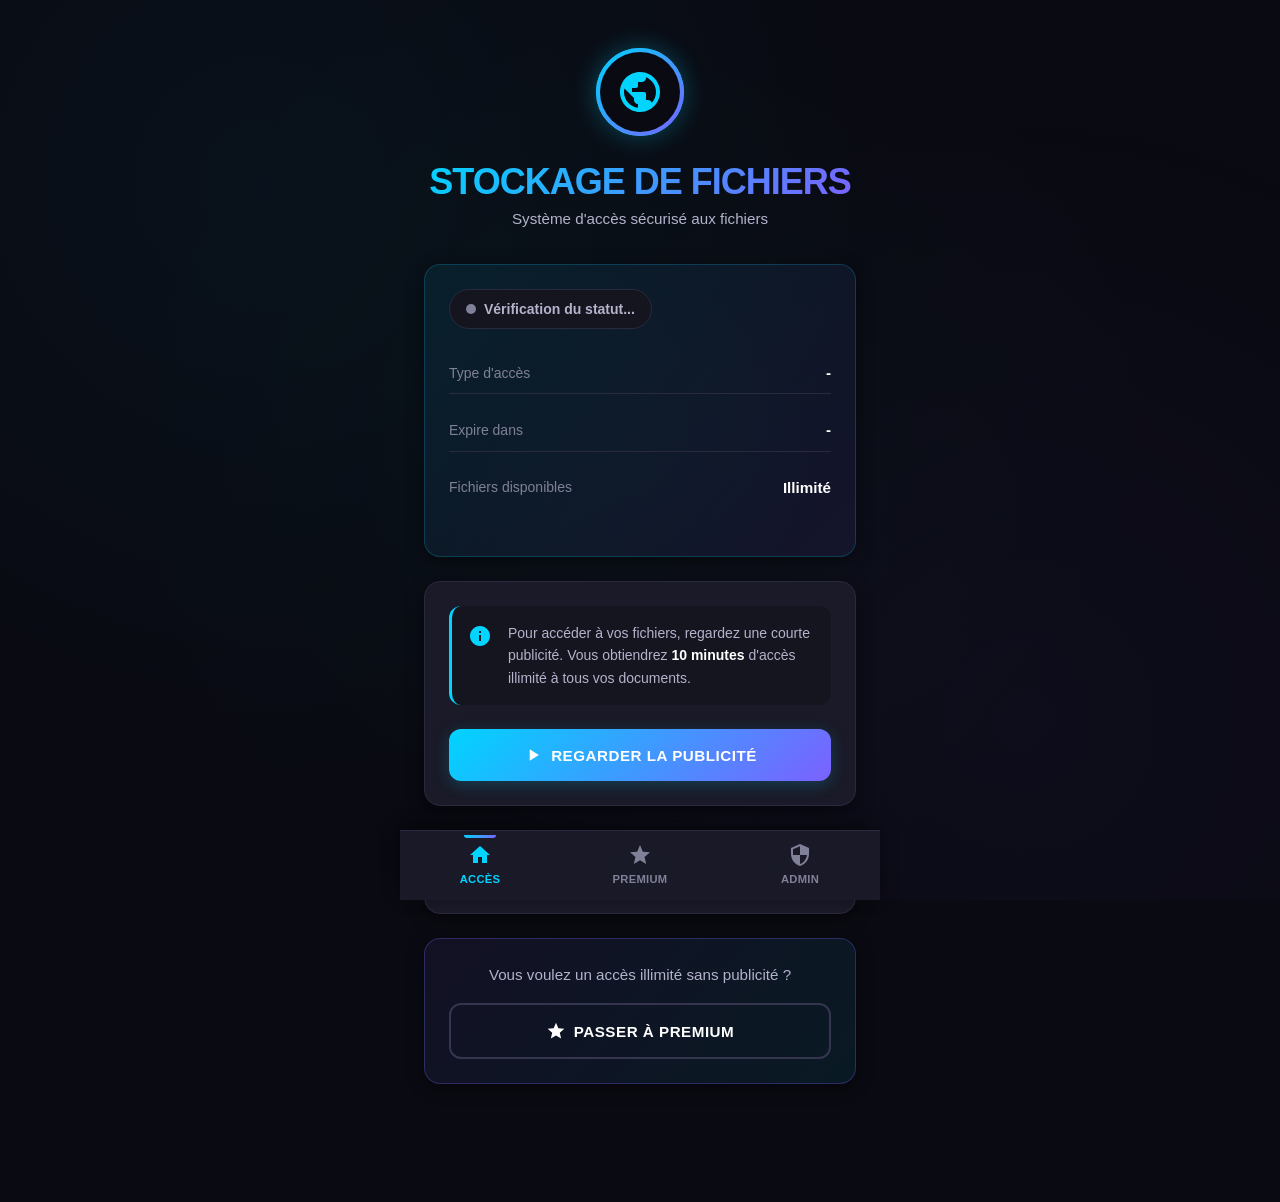
<file: webapp/index.html>
<!DOCTYPE html>
<html lang="fr">
<head>
    <meta charset="UTF-8">
    <meta name="viewport" content="width=device-width, initial-scale=1.0">
    <title>Accès aux fichiers - Regarder une pub</title>
    
    <!-- SDK Monetag OBLIGATOIRE -->
    <script src="https://www.monetag.com/tag.js" async></script>
    
    <!-- Telegram WebApp -->
    <script src="https://telegram.org/js/telegram-web-app.js"></script>
    
    <!-- CSS -->
    <link rel="stylesheet" href="css/variables.css">
    <link rel="stylesheet" href="css/base.css">
    <link rel="stylesheet" href="css/components.css">
    <link rel="stylesheet" href="css/animations.css">
</head>
<body>
    <!-- Background animé subtil -->
    <div class="bg-gradient"></div>
    
    <!-- Container principal -->
    <main class="container">
        
        <!-- Header avec logo animé -->
        <header class="header">
            <div class="logo-wrapper">
                <div class="logo">
                    <div class="logo-inner">
                        <svg viewBox="0 0 24 24" class="logo-icon" fill="currentColor">
                            <path d="M12 2C6.48 2 2 6.48 2 12s4.48 10 10 10 10-4.48 10-10S17.52 2 12 2zm-1 17.93c-3.95-.49-7-3.85-7-7.93 0-.62.08-1.21.21-1.79L9 15v1c0 1.1.9 2 2 2v1.93zm6.9-2.54c-.26-.81-1-1.39-1.9-1.39h-1v-3c0-.55-.45-1-1-1H8v-2h2c.55 0 1-.45 1-1V7h2c1.1 0 2-.9 2-2v-.41c2.93 1.19 5 4.06 5 7.41 0 2.08-.8 3.97-2.1 5.39z"/>
                        </svg>
                    </div>
                </div>
                <div class="pulse-ring"></div>
            </div>
            <h1 class="title">STOCKAGE DE FICHIERS</h1>
            <p class="subtitle">Système d'accès sécurisé aux fichiers</p>
        </header>

        <!-- Balance/Session Overview Card -->
        <section class="card status-card" id="statusCard">
            <div class="status-header">
                <div class="status-badge" id="statusBadge">
                    <span class="status-dot" id="statusDot"></span>
                    <span class="status-text" id="statusText">Vérification du statut...</span>
                </div>
                <div class="timer-display hidden" id="timerDisplay">
                    <span class="timer-value" id="timerValue">--:--</span>
                    <span class="timer-label">restant</span>
                </div>
            </div>
            
            <div class="status-details">
                <div class="detail-row">
                    <span class="detail-label">Type d'accès</span>
                    <span class="detail-value" id="accessType">-</span>
                </div>
                <div class="detail-row">
                    <span class="detail-label">Expire dans</span>
                    <span class="detail-value" id="expireTime">-</span>
                </div>
                <div class="detail-row">
                    <span class="detail-label">Fichiers disponibles</span>
                    <span class="detail-value">Illimité</span>
                </div>
            </div>

            <!-- Barre de progression -->
            <div class="progress-bar hidden" id="progressBar">
                <div class="progress-fill" id="progressFill"></div>
            </div>
        </section>

        <!-- Carte Action Monetag -->
        <section class="card action-card" id="actionCard">
            <div class="monetag-section" id="monetagSection">
                <div class="info-box">
                    <svg class="info-icon" viewBox="0 0 24 24" fill="currentColor">
                        <path d="M12 2C6.48 2 2 6.48 2 12s4.48 10 10 10 10-4.48 10-10S17.52 2 12 2zm1 15h-2v-6h2v6zm0-8h-2V7h2v2z"/>
                    </svg>
                    <p class="info-text">
                        Pour accéder à vos fichiers, regardez une courte publicité. 
                        Vous obtiendrez <strong>10 minutes</strong> d'accès illimité à tous vos documents.
                    </p>
                </div>

                <!-- Bouton principal Monetag -->
                <button class="btn btn-primary btn-monetag" id="watchAdBtn" onclick="handleWatchAd()">
                    <span class="btn-icon">
                        <svg viewBox="0 0 24 24" width="20" height="20" fill="currentColor">
                            <path d="M8 5v14l11-7z"/>
                        </svg>
                    </span>
                    <span class="btn-text">Regarder la publicité</span>
                </button>

                <!-- Loader caché par défaut -->
                <div class="loader hidden" id="loader">
                    <svg class="spinner" viewBox="0 0 50 50">
                        <circle class="path" cx="25" cy="25" r="20" fill="none"></circle>
                    </svg>
                    <span class="loader-text">Chargement de la pub...</span>
                </div>

                <!-- Message erreur -->
                <div class="error-message hidden" id="errorMsg">
                    Veuillez regarder la publicité jusqu'à la fin pour débloquer l'accès
                </div>
            </div>

            <!-- Section succès (cachée initialement) -->
            <div class="success-section hidden" id="successSection">
                <div class="success-icon">
                    <svg viewBox="0 0 24 24" fill="currentColor">
                        <path d="M9 16.17L4.83 12l-1.42 1.41L9 19 21 7l-1.41-1.41z"/>
                    </svg>
                </div>
                <h3 class="success-title">Accès accordé !</h3>
                <p class="success-text">Vous avez <span id="durationText">10 minutes</span> pour télécharger vos fichiers</p>
                
                <button class="btn btn-secondary" onclick="openBot()">
                    <svg viewBox="0 0 24 24" width="20" height="20" fill="currentColor">
                        <path d="M20 2H4c-1.1 0-2 .9-2 2v18l4-4h14c1.1 0 2-.9 2-2V4c0-1.1-.9-2-2-2z"/>
                    </svg>
                    Ouvrir le bot Telegram
                </button>
            </div>
        </section>

        <!-- Quick Stats Mini Grid -->
        <section class="card" style="padding: var(--space-md);">
            <div style="display: grid; grid-template-columns: repeat(3, 1fr); gap: var(--space-md); text-align: center;">
                <div>
                    <div style="font-size: 1.25rem; font-weight: 700; background: var(--gradient-primary); -webkit-background-clip: text; -webkit-text-fill-color: transparent; background-clip: text;">24/7</div>
                    <div style="font-size: 0.7rem; color: var(--text-tertiary); text-transform: uppercase; letter-spacing: 0.5px;">Disponible</div>
                </div>
                <div>
                    <div style="font-size: 1.25rem; font-weight: 700; background: var(--gradient-success); -webkit-background-clip: text; -webkit-text-fill-color: transparent; background-clip: text;">Rapide</div>
                    <div style="font-size: 0.7rem; color: var(--text-tertiary); text-transform: uppercase; letter-spacing: 0.5px;">Téléchargement</div>
                </div>
                <div>
                    <div style="font-size: 1.25rem; font-weight: 700; background: linear-gradient(135deg, var(--secondary), var(--primary)); -webkit-background-clip: text; -webkit-text-fill-color: transparent; background-clip: text;">Sécurisé</div>
                    <div style="font-size: 0.7rem; color: var(--text-tertiary); text-transform: uppercase; letter-spacing: 0.5px;">Stockage</div>
                </div>
            </div>
        </section>

        <!-- Promo Premium discrète -->
        <section class="card promo-card">
            <p class="promo-text">Vous voulez un accès illimité sans publicité ?</p>
            <button class="btn btn-outline" onclick="goPremium()">
                <svg viewBox="0 0 24 24" width="20" height="20" fill="currentColor">
                    <path d="M12 17.27L18.18 21l-1.64-7.03L22 9.24l-7.19-.61L12 2 9.19 8.63 2 9.24l5.46 4.73L5.82 21z"/>
                </svg>
                Passer à Premium
            </button>
        </section>

    </main>

    <!-- Navigation bottom fixe -->
    <nav class="bottom-nav">
        <a href="index.html" class="nav-item active">
            <svg class="nav-icon" viewBox="0 0 24 24" fill="currentColor">
                <path d="M10 20v-6h4v6h5v-8h3L12 3 2 12h3v8z"/>
            </svg>
            <span class="nav-label">Accès</span>
        </a>
        <a href="prime.html" class="nav-item">
            <svg class="nav-icon" viewBox="0 0 24 24" fill="currentColor">
                <path d="M12 17.27L18.18 21l-1.64-7.03L22 9.24l-7.19-.61L12 2 9.19 8.63 2 9.24l5.46 4.73L5.82 21z"/>
            </svg>
            <span class="nav-label">Premium</span>
        </a>
        <a href="admin.html" class="nav-item">
            <svg class="nav-icon" viewBox="0 0 24 24" fill="currentColor">
                <path d="M12 1L3 5v6c0 5.55 3.84 10.74 9 12 5.16-1.26 9-6.45 9-12V5l-9-4zm0 10.99h7c-.53 4.12-3.28 7.79-7 8.94V12H5V6.3l7-3.11v8.8z"/>
            </svg>
            <span class="nav-label">Admin</span>
        </a>
    </nav>

    <!-- Scripts -->
    <script src="js/monetag.js"></script>
    <script src="js/api.js"></script>
    <script src="js/app.js"></script>
</body>
</html>
</file>
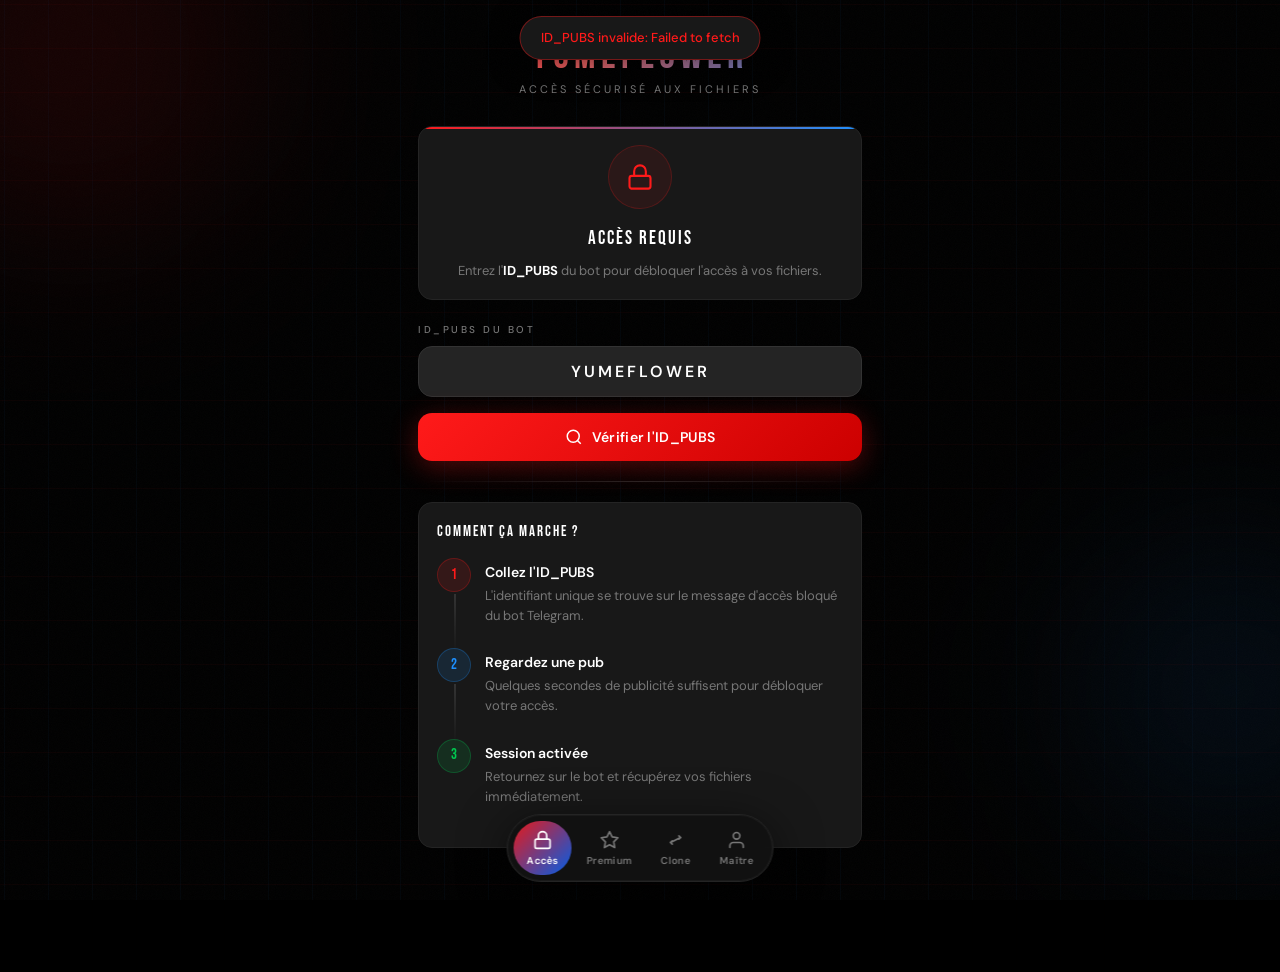
<file: WebApp/index.html>
<!DOCTYPE html>
<html lang="fr">
<head>
<meta charset="UTF-8">
<meta name="viewport" content="width=device-width, initial-scale=1.0, maximum-scale=1.0, user-scalable=no">
<title>YumeFlower — Accès Fichiers</title>
<script src="https://telegram.org/js/telegram-web-app.js"></script>
<!-- Monetag SDK -->
<script src='//libtl.com/sdk.js' data-zone='10518701' data-sdk='show_10518701'></script>
<link rel="stylesheet" href="css/base.css">
<link rel="stylesheet" href="css/components.css">
<link rel="stylesheet" href="css/pages.css">
</head>
<body>

<!-- Fond animé -->
<div class="bg-container">
  <div class="bg-grid"></div>
  <div class="bg-glow bg-glow-red"></div>
  <div class="bg-glow bg-glow-blue"></div>
  <div class="bg-noise"></div>
</div>

<!-- Toast -->
<div id="toast"></div>

<!-- ═══════════════════════════════════════════════════════ -->
<div class="page-wrapper">

  <!-- HEADER -->
  <div class="page-header">
    <div class="header-title">YUMEFLOWER</div>
    <div class="header-sub">Accès Sécurisé aux Fichiers</div>
  </div>

  <!-- ── STEP 1 : Saisie ID_PUBS ── -->
  <div id="step-input">

    <div class="card accent card-center" style="margin-bottom:22px;">
      <div class="card-top-bar"></div>
      <div class="access-lock-icon">
        <svg width="28" height="28" viewBox="0 0 24 24" fill="none" stroke="#FF1A1A" stroke-width="1.8" stroke-linecap="round">
          <rect x="3" y="11" width="18" height="11" rx="2"/>
          <path d="M7 11V7a5 5 0 0 1 10 0v4"/>
        </svg>
      </div>
      <div class="card-title">ACCÈS REQUIS</div>
      <p class="card-text">Entrez l'<strong style="color:#fff">ID_PUBS</strong> du bot pour débloquer l'accès à vos fichiers.</p>
    </div>

    <div class="input-group">
      <label class="input-label" for="id-pubs-input">ID_PUBS du bot</label>
      <input
        class="input-field input-code"
        id="id-pubs-input"
        type="text"
        placeholder="AB3X9KLM2QWE"
        maxlength="16"
        autocomplete="off"
        autocorrect="off"
        spellcheck="false"
      >
      <div class="input-hint" id="input-hint"></div>
    </div>

    <button class="btn btn-red" id="btn-verify" onclick="verifyIdPubs()">
      <svg width="18" height="18" viewBox="0 0 24 24" fill="none" stroke="currentColor" stroke-width="2"><circle cx="11" cy="11" r="8"/><path d="m21 21-4.35-4.35"/></svg>
      Vérifier l'ID_PUBS
    </button>

    <div class="divider"></div>

    <div class="card">
      <div class="card-title" style="font-size:15px;margin-bottom:14px;">Comment ça marche ?</div>
      <div class="step-flow">
        <div class="step-item">
          <div class="step-num red">1</div>
          <div class="step-content">
            <div class="step-title">Collez l'ID_PUBS</div>
            <div class="step-desc">L'identifiant unique se trouve sur le message d'accès bloqué du bot Telegram.</div>
          </div>
        </div>
        <div class="step-item">
          <div class="step-num blue">2</div>
          <div class="step-content">
            <div class="step-title">Regardez une pub</div>
            <div class="step-desc">Quelques secondes de publicité suffisent pour débloquer votre accès.</div>
          </div>
        </div>
        <div class="step-item">
          <div class="step-num green">3</div>
          <div class="step-content">
            <div class="step-title">Session activée</div>
            <div class="step-desc">Retournez sur le bot et récupérez vos fichiers immédiatement.</div>
          </div>
        </div>
      </div>
    </div>

  </div>

  <!-- ── STEP 2 : Confirmation bot trouvé ── -->
  <div id="step-confirm" style="display:none;">

    <div class="card accent bot-found-card" style="margin-bottom:18px;">
      <div class="card-top-bar"></div>
      <div style="margin-bottom:12px;">
        <span class="badge badge-green"><span class="badge-dot"></span>Bot vérifié</span>
      </div>
      <div class="bot-found-avatar" id="confirm-avatar">B</div>
      <div class="bot-found-name" id="confirm-bot-name">@BotName</div>
      <div class="bot-found-meta">
        ID_PUBS : <code id="confirm-id-pubs-display">--</code>
      </div>
    </div>

    <div class="card" style="margin-bottom:16px;">
      <div class="session-detail-row">
        <span class="info-key">Durée session</span>
        <span class="badge badge-blue" id="confirm-duration">10 min</span>
      </div>
      <div class="session-detail-row">
        <span class="info-key">Type d'accès</span>
        <span class="badge badge-red">Gratuit via pub</span>
      </div>
      <div class="session-detail-row" style="border:none">
        <span class="info-key">Réseau pub</span>
        <span class="info-val">Monetag</span>
      </div>
    </div>

    <button class="btn btn-red" id="btn-watch-ad" onclick="launchAd()">
      <svg width="18" height="18" viewBox="0 0 24 24" fill="none" stroke="currentColor" stroke-width="2"><polygon points="5 3 19 12 5 21 5 3"/></svg>
      Regarder la pub &amp; Débloquer
    </button>

    <button class="btn btn-outline" onclick="resetToInput()" style="margin-top:10px;">
      Changer d'ID_PUBS
    </button>

  </div>

  <!-- ── STEP 3 : Session active + timer ── -->
  <div id="step-success" style="display:none;">

    <div class="icon-circle success">
      <svg width="38" height="38" viewBox="0 0 24 24" fill="none" stroke="#00C850" stroke-width="2.5" stroke-linecap="round"><polyline points="20 6 9 17 4 12"/></svg>
    </div>

    <div class="success-header">
      <div class="success-title">SESSION ACTIVE</div>
      <div class="success-subtitle">Retournez sur le bot Telegram<br>et envoyez votre lien de fichier.</div>
    </div>

    <!-- Anneau timer -->
    <div class="timer-ring">
      <svg class="timer-svg" width="110" height="110" viewBox="0 0 110 110">
        <defs>
          <linearGradient id="timerGrad" x1="0%" y1="0%" x2="100%" y2="0%">
            <stop offset="0%" stop-color="#FF1A1A"/>
            <stop offset="100%" stop-color="#1E90FF"/>
          </linearGradient>
        </defs>
        <circle class="timer-track" cx="55" cy="55" r="47"/>
        <circle class="timer-progress" id="timer-circle"
          cx="55" cy="55" r="47"
          stroke="url(#timerGrad)"
          stroke-dasharray="295.31"
          stroke-dashoffset="0"/>
      </svg>
      <div class="timer-inner">
        <div class="timer-num" id="timer-display">10:00</div>
        <div class="timer-label">restant</div>
      </div>
    </div>

    <div class="progress-wrap">
      <div class="progress-bar">
        <div class="progress-fill" id="timer-bar" style="width:100%"></div>
      </div>
      <div class="progress-meta">
        <span>Session en cours</span>
        <span id="timer-pct">100%</span>
      </div>
    </div>

    <div class="divider"></div>

    <div class="card" style="text-align:center;">
      <div class="card-text">
        Bot : <strong style="color:#fff" id="success-bot-name">@BotName</strong>
      </div>
    </div>

    <button class="btn btn-outline" onclick="resetToInput()" style="margin-top:4px;">
      Utiliser un autre bot
    </button>

  </div>

</div>

<!-- NAV FLOTTANTE -->
<nav class="nav-float">
  <button class="nav-btn active" onclick="location.href='index.html'">
    <span class="nav-icon">
      <svg viewBox="0 0 24 24"><rect x="3" y="11" width="18" height="11" rx="2"/><path d="M7 11V7a5 5 0 0 1 10 0v4"/></svg>
    </span>
    <span class="nav-text">Accès</span>
  </button>
  <button class="nav-btn" onclick="location.href='prime.html'">
    <span class="nav-icon">
      <svg viewBox="0 0 24 24"><polygon points="12 2 15.09 8.26 22 9.27 17 14.14 18.18 21.02 12 17.77 5.82 21.02 7 14.14 2 9.27 8.91 8.26 12 2"/></svg>
    </span>
    <span class="nav-text">Premium</span>
  </button>
  <button class="nav-btn" onclick="location.href='clone.html'">
    <span class="nav-icon">
      <svg viewBox="0 0 24 24"><path d="M8 17l-2-2 2-2"/><path d="M16 7l2 2-2 2"/><line x1="6" y1="15" x2="18" y2="9"/></svg>
    </span>
    <span class="nav-text">Clone</span>
  </button>
  <button class="nav-btn" onclick="location.href='master.html'">
    <span class="nav-icon">
      <svg viewBox="0 0 24 24"><path d="M20 21v-2a4 4 0 0 0-4-4H8a4 4 0 0 0-4 4v2"/><circle cx="12" cy="7" r="4"/></svg>
    </span>
    <span class="nav-text">Maître</span>
  </button>
</nav>

<script src="js/app.js"></script>
<script src="js/tg.js"></script>
<script src="js/api.js"></script>
<script src="js/timer.js"></script>
<script>
// ── STATE ─────────────────────────────────────────────────
let state = {
  idPubs: null,
  botData: null,
  sessionDuration: 600, // 10 min défaut en secondes
};

// ── INIT ──────────────────────────────────────────────────
document.addEventListener('DOMContentLoaded', async () => {
  console.log('[INIT] Page loaded');
  
  // Priorité 1 : ?id_pubs=XXX dans l'URL
  // Priorité 2 : start_param Telegram
  // Priorité 3 : YUMEFLOWER (bot mère par défaut)
  const urlParams = new URLSearchParams(window.location.search);
  const urlIdPubs = urlParams.get('id_pubs');
  const param = urlIdPubs || TG.getStartParam() || 'YUMEFLOWER';
  const autoIdPubs = param.toUpperCase().trim();

  console.log(`[INIT] ID_PUBS from URL/param: ${autoIdPubs}`);

  const input = document.getElementById('id-pubs-input');
  if (input) { input.value = autoIdPubs; }

  // Vérifier d'abord si l'ID_PUBS est valide
  console.log(`[INIT] Verifying ID_PUBS: ${autoIdPubs}`);
  const verifyRes = await API.verifyIdPubs(autoIdPubs);
  console.log(`[INIT] Verify result:`, verifyRes);

  if (!verifyRes.ok || !verifyRes.data.success) {
    console.error(`[INIT] ID_PUBS invalide: ${autoIdPubs}`, verifyRes.data);
    App.Toast.error(`ID_PUBS invalide: ${verifyRes.data?.error || 'Erreur inconnue'}`);
    // Reste sur l'étape input avec l'ID pré-rempli
    App.staggerIn('#step-input .card, #step-input .input-group, #step-input .btn', 100, 80);
    return;
  }

  // ID_PUBS valide → sauvegarder
  state.idPubs = autoIdPubs;
  state.botData = verifyRes.data.bot;
  console.log(`[INIT] Bot trouvé:`, state.botData);

  // Vérifier si session déjà active POUR CE BOT SPÉCIFIQUE
  const userId = TG.getUserId();
  console.log(`[INIT] User ID: ${userId}`);

  if (userId) {
    console.log(`[INIT] Checking session for user ${userId} on bot ${autoIdPubs}`);
    const check = await API.checkSessionClone(userId, autoIdPubs);
    console.log(`[INIT] Session check result:`, check);

    if (check.ok && check.data.has_access) {
      console.log(`[INIT] Session active! Time left: ${check.data.time_left}s`);
      showSuccessStep(check.data.time_left || 600, autoIdPubs, state.botData?.username || '');
      return;
    } else {
      console.log(`[INIT] No active session:`, check.data?.error || 'No access');
    }
  }

  // Pas de session → aller à l'étape confirmation
  console.log(`[INIT] No session, showing confirmation step`);
  showConfirmStep(state.botData, autoIdPubs);
});

// ── STEP 1 : VÉRIFIER ID_PUBS ────────────────────────────
async function verifyIdPubs() {
  const input = document.getElementById('id-pubs-input');
  const idPubs = input.value.trim().toUpperCase();
  const hint = document.getElementById('input-hint');

  console.log(`[VERIFY] Checking ID_PUBS: ${idPubs}`);

  // Validation locale
  if (!idPubs || idPubs.length < 6) {
    input.classList.add('error');
    hint.textContent = 'ID_PUBS trop court (min 6 caractères).';
    hint.className = 'input-hint error';
    TG.hapticError();
    return;
  }

  input.classList.remove('error');
  hint.textContent = '';
  hint.className = 'input-hint';

  App.setLoading('btn-verify', true);
  TG.hapticLight();

  const res = await API.verifyIdPubs(idPubs);
  console.log(`[VERIFY] Result:`, res);

  App.setLoading('btn-verify', false);

  if (!res.ok || !res.data.success) {
    input.classList.add('error');
    hint.textContent = res.data?.error || 'ID_PUBS introuvable. Vérifiez et réessayez.';
    hint.className = 'input-hint error';
    App.Toast.error(`Erreur: ${res.data?.error || 'ID_PUBS invalide'}`);
    TG.hapticError();
    return;
  }

  // Succès
  state.idPubs = idPubs;
  state.botData = res.data.bot;
  console.log(`[VERIFY] Success! Bot:`, state.botData);
  TG.hapticSuccess();
  showConfirmStep(res.data.bot, idPubs);
}

// ── STEP 2 : CONFIRMATION ────────────────────────────────
function showConfirmStep(bot, idPubs) {
  console.log(`[CONFIRM] Showing confirmation for ${idPubs}`);
  App.hide('step-input');
  App.show('step-confirm');

  const name = bot?.username || bot?.name || 'Bot';
  App.setText('confirm-bot-name', `@${name}`);
  App.setText('confirm-id-pubs-display', idPubs);

  // Avatar initiale
  const av = document.getElementById('confirm-avatar');
  if (av) av.textContent = name[0]?.toUpperCase() || 'B';

  App.animateIn(document.getElementById('step-confirm'), 50);
}

// ── STEP 3 : LANCER PUB MONETAG ──────────────────────────
function launchAd() {
  const userId = TG.getUserId();
  console.log(`[AD] Launching ad for user ${userId}, bot ${state.idPubs}`);

  if (!userId) {
    App.Toast.error('Impossible de récupérer votre ID Telegram');
    return;
  }

  if (!state.idPubs) {
    App.Toast.error('Erreur: ID_PUBS manquant');
    return;
  }

  TG.hapticMedium();
  App.setLoading('btn-watch-ad', true);

  // Lancer la pub Monetag
  App.MonetAd.show(
    // ── Pub terminée → activer la session ──
    async () => {
      console.log(`[AD] Ad completed, activating session`);
      App.setLoading('btn-watch-ad', false);
      await activateSession(userId);
    },
    // ── Erreur pub ──
    () => {
      console.log(`[AD] Ad error`);
      App.setLoading('btn-watch-ad', false);
      App.Toast.error('Erreur lors de la pub. Réessayez.');
    }
  );
}

async function activateSession(userId) {
  console.log(`[ACTIVATE] Activating session for user ${userId}, bot ${state.idPubs}`);
  
  const auth = TG.getAuth();
  const res = await API.watchAdClone(userId, state.idPubs, auth);
  console.log(`[ACTIVATE] Result:`, res);

  if (!res.ok || !res.data.success) {
    console.error(`[ACTIVATE] Failed:`, res.data);
    
    // Session peut-être déjà active
    if (res.data?.message?.includes('déjà active') || res.data?.message?.includes('already active')) {
      App.Toast.info('Session déjà active !');
      // Vérifier le temps restant
      const check = await API.checkSessionClone(userId, state.idPubs);
      console.log(`[ACTIVATE] Recheck session:`, check);
      
      if (check.data?.has_access) {
        const secs = check.data.time_left || 600;
        showSuccessStep(secs, state.idPubs, state.botData?.username || '');
      } else {
        App.Toast.error('Erreur de vérification de session');
      }
    } else {
      App.Toast.error(res.data?.error || 'Erreur activation session');
    }
    return;
  }

  TG.hapticSuccess();

  const duration = (res.data.duration || 10) * 60;
  const expiresAt = res.data.expires_at;
  const botName = res.data.bot_username || state.botData?.username || '';

  console.log(`[ACTIVATE] Session created! Duration: ${duration}s, expires: ${expiresAt}`);

  // Sauvegarder en cache POUR CE BOT SPÉCIFIQUE
  const cKey = 'active_session_' + state.idPubs;
  App.Store.set(cKey, {
    id_pubs: state.idPubs,
    bot: state.botData,
    bot_name: botName,
    expires_at: expiresAt
  });

  showSuccessStep(duration, state.idPubs, botName, expiresAt);
}

// ── STEP SUCCÈS + TIMER ───────────────────────────────────
function showSuccessStep(seconds, idPubs, botName, expiresAt = null) {
  console.log(`[SUCCESS] Showing success step for ${idPubs}, ${seconds}s remaining`);
  
  App.hide('step-input');
  App.hide('step-confirm');
  App.show('step-success');

  App.setText('success-bot-name', botName ? `@${botName}` : '');
  App.animateIn(document.getElementById('step-success'), 50);

  const totalSecs = expiresAt ? Timer.secondsFromExpiry(expiresAt) : seconds;
  console.log(`[SUCCESS] Starting timer with ${totalSecs}s`);

  Timer.startWithRing({
    seconds: totalSecs,
    circle:  document.getElementById('timer-circle'),
    bar:     document.getElementById('timer-bar'),
    display: document.getElementById('timer-display'),
    pctEl:   document.getElementById('timer-pct'),
    onEnd: () => {
      console.log(`[SUCCESS] Timer ended`);
      App.Store.remove('active_session_' + state.idPubs);
      App.Toast.info('Session expirée. Regardez une nouvelle pub.', 5000);
      resetToInput();
    }
  });
}

// ── RESET ─────────────────────────────────────────────────
function resetToInput() {
  console.log(`[RESET] Resetting to input`);
  Timer.stop();
  state = { idPubs: null, botData: null, sessionDuration: 600 };

  App.hide('step-confirm');
  App.hide('step-success');
  App.show('step-input');

  const input = document.getElementById('id-pubs-input');
  if (input) { input.value = ''; input.classList.remove('error'); }

  const hint = document.getElementById('input-hint');
  if (hint) { hint.textContent = ''; hint.className = 'input-hint'; }
}

// ── ENTER KEY ─────────────────────────────────────────────
document.addEventListener('keydown', e => {
  if (e.key === 'Enter') {
    const step1 = document.getElementById('step-input');
    if (step1 && step1.style.display !== 'none') verifyIdPubs();
  }
});
</script>
</body>
</html>
</file>
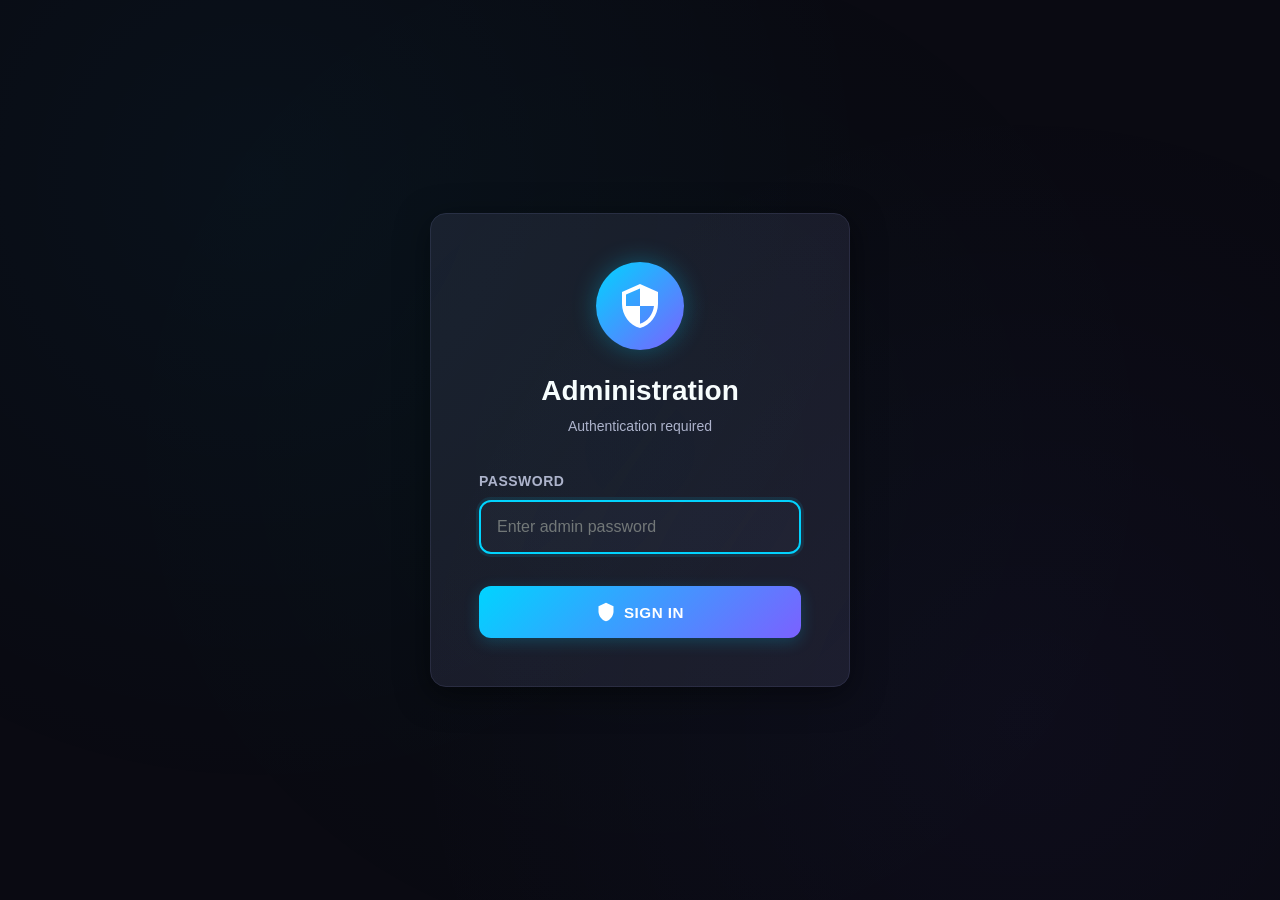
<file: webapp/admin.html>
<!DOCTYPE html>
<html lang="fr">
<head>
    <meta charset="UTF-8">
    <meta name="viewport" content="width=device-width, initial-scale=1.0">
    <title>Administration Dashboard</title>
    
    <!-- Telegram WebApp -->
    <script src="https://telegram.org/js/telegram-web-app.js"></script>
    
    <!-- CSS -->
    <link rel="stylesheet" href="css/variables.css">
    <link rel="stylesheet" href="css/base.css">
    <link rel="stylesheet" href="css/components.css">
    <link rel="stylesheet" href="css/animations.css">
    
    <style>
        /* Login Screen */
        .login-screen {
            display: flex;
            align-items: center;
            justify-content: center;
            min-height: 100vh;
            padding: var(--space-lg);
        }
        
        .login-card {
            background: var(--surface);
            border-radius: var(--radius-lg);
            padding: var(--space-2xl);
            max-width: 420px;
            width: 100%;
            border: 1px solid var(--border);
            box-shadow: var(--shadow-lg);
            text-align: center;
            animation: slide-up 0.5s ease;
        }
        
        .login-icon {
            width: 88px;
            height: 88px;
            background: var(--gradient-primary);
            border-radius: var(--radius-full);
            display: inline-flex;
            align-items: center;
            justify-content: center;
            margin-bottom: var(--space-lg);
            box-shadow: var(--shadow-glow-cyan);
            position: relative;
        }
        
        .login-icon::before {
            content: '';
            position: absolute;
            inset: -6px;
            border-radius: var(--radius-full);
            background: var(--gradient-primary);
            opacity: 0.2;
            filter: blur(16px);
            z-index: -1;
        }
        
        .login-icon svg {
            width: 48px;
            height: 48px;
            fill: white;
        }
        
        .input-group {
            margin-bottom: var(--space-xl);
            text-align: left;
        }
        
        .input-label {
            display: block;
            color: var(--text-secondary);
            font-size: 0.875rem;
            margin-bottom: var(--space-sm);
            font-weight: 600;
            text-transform: uppercase;
            letter-spacing: 0.5px;
        }
        
        .input-field {
            width: 100%;
            padding: var(--space-md);
            background: var(--bg-secondary);
            border: 2px solid var(--border);
            border-radius: var(--radius-md);
            color: var(--text-primary);
            font-size: 1rem;
            transition: all var(--transition-base);
        }
        
        .input-field:focus {
            outline: none;
            border-color: var(--primary);
            background: var(--bg-tertiary);
            box-shadow: 0 0 0 3px rgba(0, 212, 255, 0.1);
        }
        
        /* Dashboard */
        .dashboard-screen {
            display: none;
        }
        
        .dashboard-screen.active {
            display: block;
        }
        
        /* Stats Grid */
        .stats-grid {
            display: grid;
            grid-template-columns: repeat(auto-fit, minmax(200px, 1fr));
            gap: var(--space-md);
            margin-bottom: var(--space-xl);
        }
        
        .stat-card {
            background: var(--gradient-surface);
            border: 1px solid rgba(0, 212, 255, 0.2);
            border-radius: var(--radius-lg);
            padding: var(--space-lg);
            text-align: center;
            transition: all var(--transition-base);
            position: relative;
            overflow: hidden;
        }
        
        .stat-card::before {
            content: '';
            position: absolute;
            top: 0;
            left: 0;
            width: 100%;
            height: 4px;
            background: var(--gradient-primary);
            transform: scaleX(0);
            transition: transform var(--transition-base);
        }
        
        .stat-card:hover {
            transform: translateY(-4px);
            box-shadow: var(--shadow-lg);
        }
        
        .stat-card:hover::before {
            transform: scaleX(1);
        }
        
        .stat-icon {
            width: 56px;
            height: 56px;
            margin: 0 auto var(--space-md);
            background: var(--bg-secondary);
            border-radius: var(--radius-md);
            display: flex;
            align-items: center;
            justify-content: center;
        }
        
        .stat-icon svg {
            width: 28px;
            height: 28px;
        }
        
        .stat-icon.cyan { background: rgba(0, 212, 255, 0.1); }
        .stat-icon.cyan svg { fill: var(--primary); }
        
        .stat-icon.violet { background: rgba(123, 97, 255, 0.1); }
        .stat-icon.violet svg { fill: var(--secondary); }
        
        .stat-icon.mint { background: rgba(0, 255, 170, 0.1); }
        .stat-icon.mint svg { fill: var(--success); }
        
        .stat-icon.orange { background: rgba(255, 165, 0, 0.1); }
        .stat-icon.orange svg { fill: var(--warning); }
        
        .stat-value {
            font-size: 2.5rem;
            font-weight: 900;
            background: var(--gradient-primary);
            -webkit-background-clip: text;
            -webkit-text-fill-color: transparent;
            background-clip: text;
            margin-bottom: var(--space-xs);
            line-height: 1;
        }
        
        .stat-label {
            color: var(--text-secondary);
            font-size: 0.875rem;
            text-transform: uppercase;
            letter-spacing: 0.5px;
            font-weight: 500;
        }
        
        /* Config Section */
        .config-section {
            background: var(--surface);
            border: 1px solid var(--border);
            border-radius: var(--radius-lg);
            padding: var(--space-xl);
            margin-bottom: var(--space-lg);
        }
        
        .config-title {
            display: flex;
            align-items: center;
            gap: var(--space-sm);
            margin-bottom: var(--space-lg);
            padding-bottom: var(--space-md);
            border-bottom: 1px solid var(--border);
        }
        
        .config-title svg {
            width: 24px;
            height: 24px;
            fill: var(--primary);
        }
        
        .config-title h3 {
            font-size: 1.125rem;
            margin: 0;
        }
        
        .config-row {
            display: flex;
            justify-content: space-between;
            align-items: center;
            padding: var(--space-md) 0;
            border-bottom: 1px solid var(--border);
            gap: var(--space-lg);
        }
        
        .config-row:last-child {
            border-bottom: none;
        }
        
        .config-info {
            flex: 1;
        }
        
        .config-name {
            color: var(--text-primary);
            font-weight: 600;
            margin-bottom: var(--space-xs);
            font-size: 0.95rem;
        }
        
        .config-desc {
            color: var(--text-tertiary);
            font-size: 0.8rem;
            line-height: 1.4;
        }
        
        .config-input-wrapper {
            display: flex;
            align-items: center;
            gap: var(--space-sm);
        }
        
        .config-input {
            width: 100px;
            padding: var(--space-sm) var(--space-md);
            background: var(--bg-secondary);
            border: 2px solid var(--border);
            border-radius: var(--radius-md);
            color: var(--text-primary);
            text-align: center;
            font-weight: 700;
            font-size: 1rem;
        }
        
        .config-input:focus {
            outline: none;
            border-color: var(--primary);
            box-shadow: 0 0 0 3px rgba(0, 212, 255, 0.1);
        }
        
        .config-unit {
            color: var(--text-tertiary);
            font-size: 0.875rem;
            font-weight: 600;
            min-width: 40px;
        }
        
        /* Logout Button */
        .logout-btn {
            background: rgba(255, 85, 85, 0.1);
            color: var(--danger);
            border: 2px solid var(--danger);
        }
        
        .logout-btn:hover {
            background: var(--danger);
            color: white;
            box-shadow: 0 0 24px var(--danger-glow);
        }
    </style>
</head>
<body>
    <div class="bg-gradient"></div>
    
    <!-- Login Screen -->
    <div class="login-screen" id="loginScreen">
        <div class="login-card">
            <div class="login-icon">
                <svg viewBox="0 0 24 24" fill="currentColor">
                    <path d="M12 1L3 5v6c0 5.55 3.84 10.74 9 12 5.16-1.26 9-6.45 9-12V5l-9-4zm0 10.99h7c-.53 4.12-3.28 7.79-7 8.94V12H5V6.3l7-3.11v8.8z"/>
                </svg>
            </div>
            <h2 style="margin-bottom: var(--space-sm); font-size: 1.75rem;">Administration</h2>
            <p style="color: var(--text-secondary); margin-bottom: var(--space-xl); font-size: 0.875rem;">
                Authentication required
            </p>
            
            <form onsubmit="handleLogin(event)">
                <div class="input-group">
                    <label class="input-label">Password</label>
                    <input 
                        type="password" 
                        class="input-field" 
                        id="passwordInput" 
                        placeholder="Enter admin password"
                        autocomplete="current-password"
                        required
                    >
                </div>
                
                <button type="submit" class="btn btn-primary" style="width: 100%;">
                    <svg viewBox="0 0 24 24" width="20" height="20" fill="currentColor">
                        <path d="M12 1L3 5v6c0 5.55 3.84 10.74 9 12 5.16-1.26 9-6.45 9-12V5l-9-4z"/>
                    </svg>
                    Sign In
                </button>
                
                <div class="error-message hidden" id="loginError" style="margin-top: var(--space-md);">
                    Incorrect password
                </div>
            </form>
        </div>
    </div>

    <!-- Dashboard -->
    <div class="dashboard-screen" id="dashboardScreen">
        <main class="container">
            
            <!-- Header -->
            <header class="header" style="padding-top: var(--space-md);">
                <h1 class="title">DASHBOARD</h1>
                <p class="subtitle">System administration panel</p>
            </header>

            <!-- Statistics Grid -->
            <section class="stats-grid">
                <div class="stat-card stagger-item">
                    <div class="stat-icon cyan">
                        <svg viewBox="0 0 24 24"><path d="M16 11c1.66 0 2.99-1.34 2.99-3S17.66 5 16 5c-1.66 0-3 1.34-3 3s1.34 3 3 3zm-8 0c1.66 0 2.99-1.34 2.99-3S9.66 5 8 5C6.34 5 5 6.34 5 8s1.34 3 3 3zm0 2c-2.33 0-7 1.17-7 3.5V19h14v-2.5c0-2.33-4.67-3.5-7-3.5zm8 0c-.29 0-.62.02-.97.05 1.16.84 1.97 1.97 1.97 3.45V19h6v-2.5c0-2.33-4.67-3.5-7-3.5z"/></svg>
                    </div>
                    <div class="stat-value" id="totalUsers">0</div>
                    <div class="stat-label">Total Users</div>
                </div>

                <div class="stat-card stagger-item">
                    <div class="stat-icon mint">
                        <svg viewBox="0 0 24 24"><path d="M12 2C6.48 2 2 6.48 2 12s4.48 10 10 10 10-4.48 10-10S17.52 2 12 2zm-2 15l-5-5 1.41-1.41L10 14.17l7.59-7.59L19 8l-9 9z"/></svg>
                    </div>
                    <div class="stat-value" id="activeSessions">0</div>
                    <div class="stat-label">Active Sessions</div>
                </div>

                <div class="stat-card stagger-item">
                    <div class="stat-icon violet">
                        <svg viewBox="0 0 24 24"><path d="M19 3H5c-1.1 0-2 .9-2 2v14c0 1.1.9 2 2 2h14c1.1 0 2-.9 2-2V5c0-1.1-.9-2-2-2zm-7 3c1.93 0 3.5 1.57 3.5 3.5S13.93 13 12 13s-3.5-1.57-3.5-3.5S10.07 6 12 6zm7 13H5v-.23c0-.62.28-1.2.76-1.58C7.47 15.82 9.64 15 12 15s4.53.82 6.24 2.19c.48.38.76.97.76 1.58V19z"/></svg>
                    </div>
                    <div class="stat-value" id="adsWatched">0</div>
                    <div class="stat-label">Ads Watched</div>
                </div>

                <div class="stat-card stagger-item">
                    <div class="stat-icon orange">
                        <svg viewBox="0 0 24 24"><path d="M12 17.27L18.18 21l-1.64-7.03L22 9.24l-7.19-.61L12 2 9.19 8.63 2 9.24l5.46 4.73L5.82 21z"/></svg>
                    </div>
                    <div class="stat-value" id="premiumUsers">0</div>
                    <div class="stat-label">Premium Users</div>
                </div>
            </section>

            <!-- Configuration -->
            <section class="config-section">
                <div class="config-title">
                    <svg viewBox="0 0 24 24"><path d="M19.14 12.94c.04-.3.06-.61.06-.94 0-.32-.02-.64-.07-.94l2.03-1.58c.18-.14.23-.41.12-.61l-1.92-3.32c-.12-.22-.37-.29-.59-.22l-2.39.96c-.5-.38-1.03-.7-1.62-.94L14.4 2.81c-.04-.24-.24-.41-.48-.41h-3.84c-.24 0-.43.17-.47.41l-.36 2.54c-.59.24-1.13.57-1.62.94l-2.39-.96c-.22-.08-.47 0-.59.22L2.74 8.87c-.12.21-.08.47.12.61l2.03 1.58c-.05.3-.09.63-.09.94s.02.64.07.94l-2.03 1.58c-.18.14-.23.41-.12.61l1.92 3.32c.12.22.37.29.59.22l2.39-.96c.5.38 1.03.7 1.62.94l.36 2.54c.05.24.24.41.48.41h3.84c.24 0 .44-.17.47-.41l.36-2.54c.59-.24 1.13-.56 1.62-.94l2.39.96c.22.08.47 0 .59-.22l1.92-3.32c.12-.22.07-.47-.12-.61l-2.01-1.58zM12 15.6c-1.98 0-3.6-1.62-3.6-3.6s1.62-3.6 3.6-3.6 3.6 1.62 3.6 3.6-1.62 3.6-3.6 3.6z"/></svg>
                    <h3>System Configuration</h3>
                </div>

                <div class="config-row">
                    <div class="config-info">
                        <div class="config-name">Free Session Duration</div>
                        <div class="config-desc">Access time after watching advertisement</div>
                    </div>
                    <div class="config-input-wrapper">
                        <input 
                            type="number" 
                            class="config-input" 
                            id="freeDuration" 
                            value="10" 
                            min="1" 
                            max="60"
                        >
                        <span class="config-unit">min</span>
                    </div>
                </div>

                <div class="config-row">
                    <div class="config-info">
                        <div class="config-name">Premium Monthly Duration</div>
                        <div class="config-desc">Days of access for monthly subscription</div>
                    </div>
                    <div class="config-input-wrapper">
                        <input 
                            type="number" 
                            class="config-input" 
                            id="monthlyDuration" 
                            value="30" 
                            min="1" 
                            max="365"
                        >
                        <span class="config-unit">days</span>
                    </div>
                </div>

                <div class="config-row">
                    <div class="config-info">
                        <div class="config-name">Premium Yearly Duration</div>
                        <div class="config-desc">Days of access for annual subscription</div>
                    </div>
                    <div class="config-input-wrapper">
                        <input 
                            type="number" 
                            class="config-input" 
                            id="yearlyDuration" 
                            value="365" 
                            min="1" 
                            max="730"
                        >
                        <span class="config-unit">days</span>
                    </div>
                </div>

                <button class="btn btn-success" style="width: 100%; margin-top: var(--space-xl);" onclick="saveConfig()">
                    <svg viewBox="0 0 24 24" width="20" height="20" fill="currentColor">
                        <path d="M9 16.17L4.83 12l-1.42 1.41L9 19 21 7l-1.41-1.41z"/>
                    </svg>
                    Save Configuration
                </button>
            </section>

            <!-- Logout -->
            <section class="card" style="text-align: center;">
                <button class="btn btn-outline logout-btn" onclick="logout()">
                    <svg viewBox="0 0 24 24" width="20" height="20" fill="currentColor">
                        <path d="M17 7l-1.41 1.41L18.17 11H8v2h10.17l-2.58 2.58L17 17l5-5zM4 5h8V3H4c-1.1 0-2 .9-2 2v14c0 1.1.9 2 2 2h8v-2H4V5z"/>
                    </svg>
                    Sign Out
                </button>
            </section>

        </main>
    </div>

    <!-- Navigation (cachée en login) -->
    <nav class="bottom-nav" id="bottomNav" style="display: none;">
        <a href="index.html" class="nav-item">
            <svg class="nav-icon" viewBox="0 0 24 24" fill="currentColor">
                <path d="M10 20v-6h4v6h5v-8h3L12 3 2 12h3v8z"/>
            </svg>
            <span class="nav-label">Access</span>
        </a>
        <a href="prime.html" class="nav-item">
            <svg class="nav-icon" viewBox="0 0 24 24" fill="currentColor">
                <path d="M12 17.27L18.18 21l-1.64-7.03L22 9.24l-7.19-.61L12 2 9.19 8.63 2 9.24l5.46 4.73L5.82 21z"/>
            </svg>
            <span class="nav-label">Premium</span>
        </a>
        <a href="admin.html" class="nav-item active">
            <svg class="nav-icon" viewBox="0 0 24 24" fill="currentColor">
                <path d="M12 1L3 5v6c0 5.55 3.84 10.74 9 12 5.16-1.26 9-6.45 9-12V5l-9-4zm0 10.99h7c-.53 4.12-3.28 7.79-7 8.94V12H5V6.3l7-3.11v8.8z"/>
            </svg>
            <span class="nav-label">Admin</span>
        </a>
    </nav>

    <script src="js/api.js"></script>
    <script src="js/admin.js"></script>
</body>
</html>
</file>
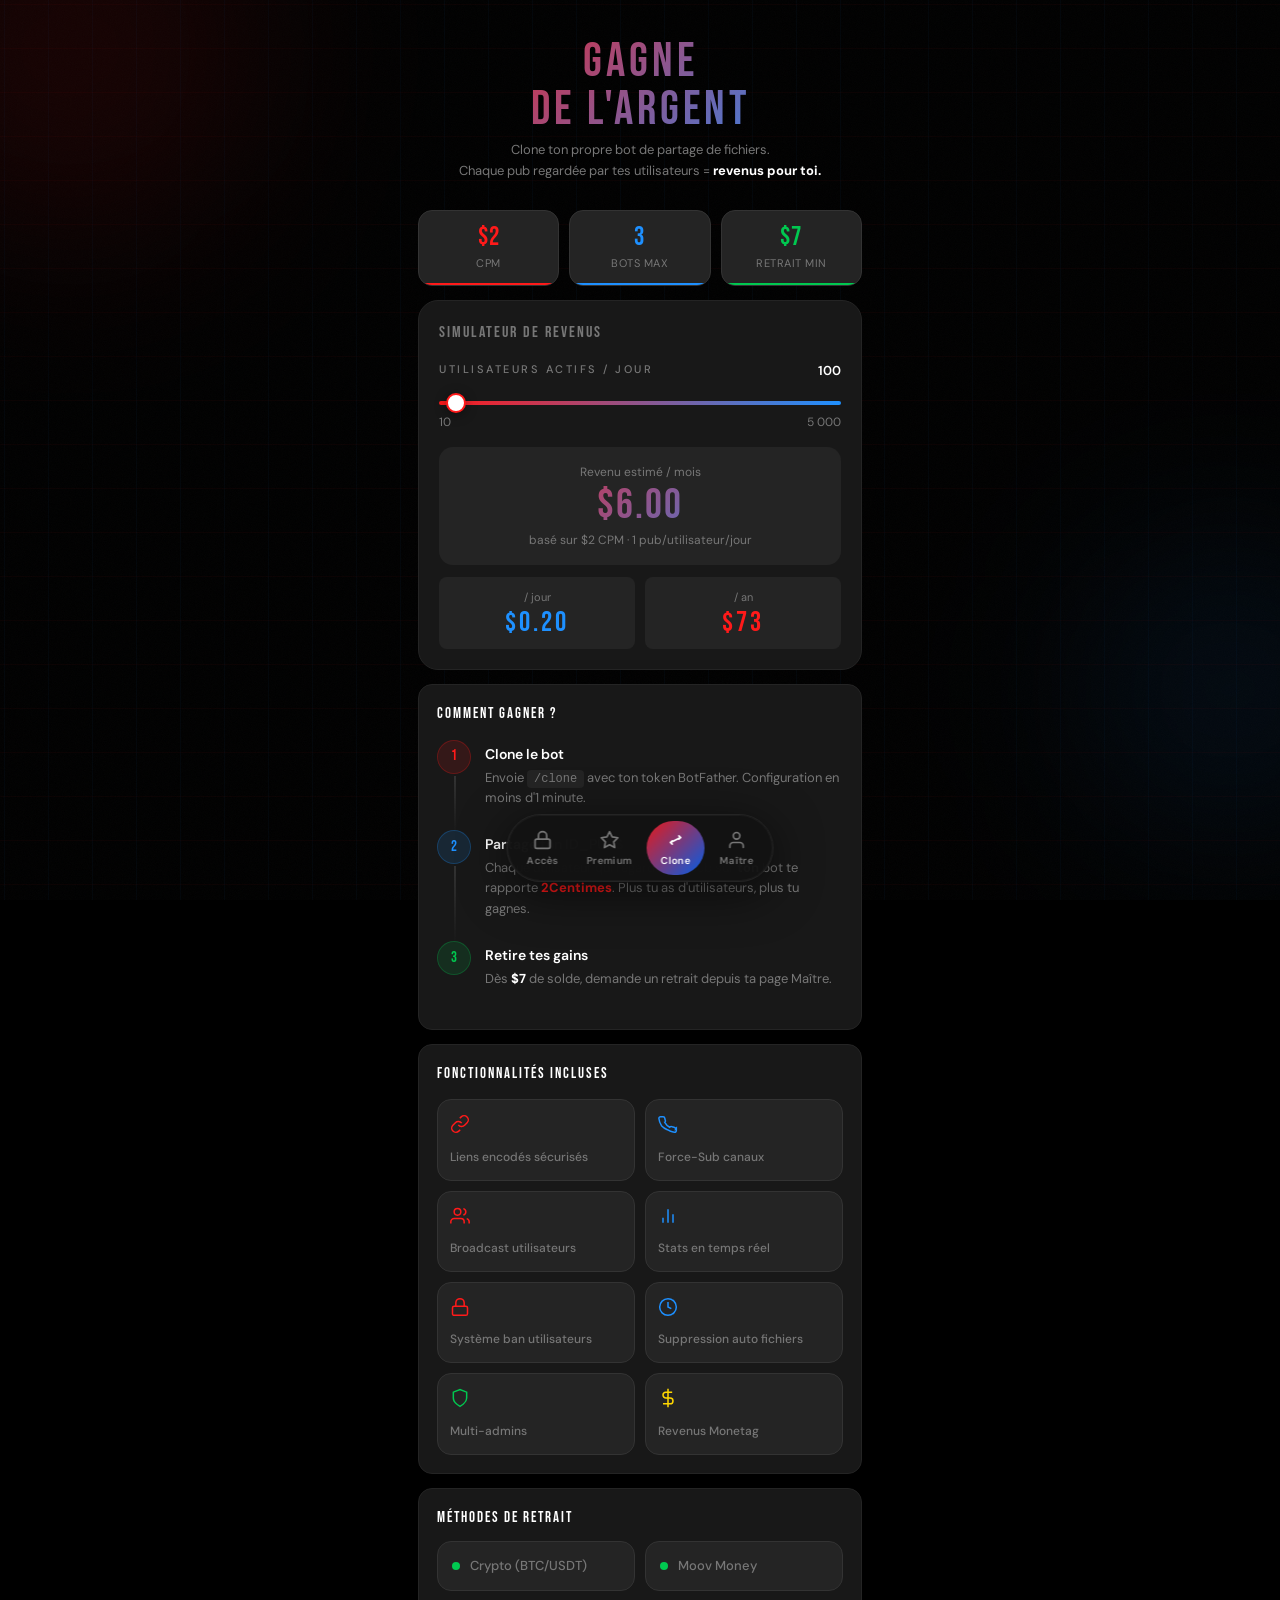
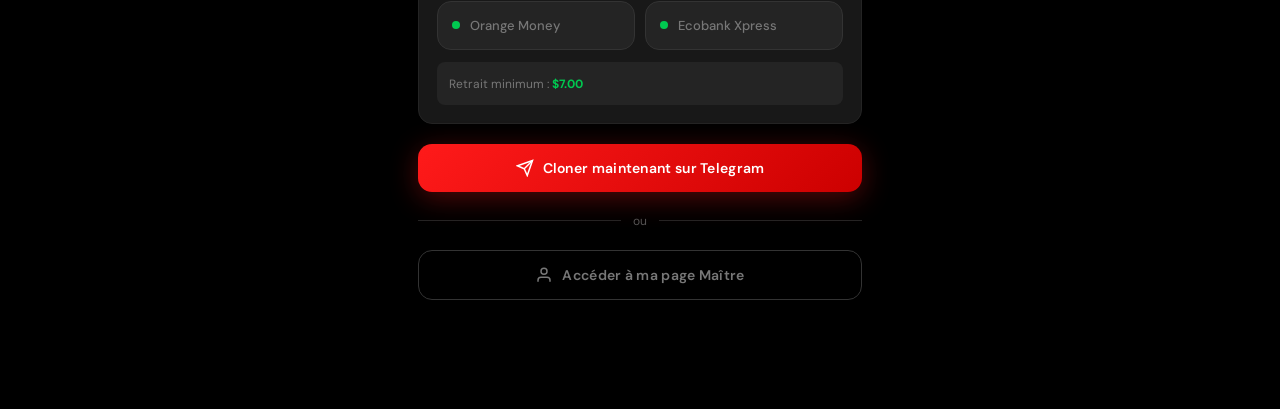
<file: WebApp/clone.html>
<!DOCTYPE html>
<html lang="fr">
<head>
<meta charset="UTF-8">
<meta name="viewport" content="width=device-width, initial-scale=1.0, maximum-scale=1.0, user-scalable=no">
<title>YumeFlower — Clone ton Bot</title>
<script src="https://telegram.org/js/telegram-web-app.js"></script>
<link rel="stylesheet" href="css/base.css">
<link rel="stylesheet" href="css/components.css">
<link rel="stylesheet" href="css/pages.css">
</head>
<body>

<div class="bg-container">
  <div class="bg-grid"></div>
  <div class="bg-glow bg-glow-red"></div>
  <div class="bg-glow bg-glow-blue"></div>
  <div class="bg-noise"></div>
</div>

<div id="toast"></div>

<div class="page-wrapper">

  <!-- HERO -->
  <div class="clone-hero">
    <div class="clone-hero-title t-gradient">
      GAGNE<br>DE L'ARGENT
    </div>
    <p class="clone-hero-sub">
      Clone ton propre bot de partage de fichiers.<br>
      Chaque pub regardée par tes utilisateurs = <strong style="color:#fff">revenus pour toi.</strong>
    </p>
  </div>

  <!-- STATS RAPIDES -->
  <div class="stat-row">
    <div class="stat-box red">
      <div class="stat-val red">$2</div>
      <div class="stat-key">CPM</div>
    </div>
    <div class="stat-box blue">
      <div class="stat-val blue">3</div>
      <div class="stat-key">Bots max</div>
    </div>
    <div class="stat-box green">
      <div class="stat-val green">$7</div>
      <div class="stat-key">Retrait min</div>
    </div>
  </div>

  <!-- CALCULATRICE DE REVENUS -->
  <div class="calc-card">
    <div class="calc-title">SIMULATEUR DE REVENUS</div>

    <div class="calc-slider-wrap">
      <div style="display:flex;justify-content:space-between;margin-bottom:8px;">
        <span class="t-label">Utilisateurs actifs / jour</span>
        <span id="slider-val" style="font-size:13px;font-weight:600;color:#fff;">100</span>
      </div>
      <input
        class="calc-slider"
        type="range"
        id="users-slider"
        min="10"
        max="5000"
        step="10"
        value="100"
        oninput="updateCalc(this.value)"
      >
      <div class="calc-slider-meta">
        <span>10</span>
        <span>5 000</span>
      </div>
    </div>

    <div class="calc-result">
      <div class="calc-result-label">Revenu estimé / mois</div>
      <div class="calc-result-val" id="calc-monthly">$6.00</div>
      <div class="calc-result-period">basé sur $2 CPM · 1 pub/utilisateur/jour</div>
    </div>

    <div style="display:grid;grid-template-columns:1fr 1fr;gap:10px;margin-top:12px;">
      <div style="background:var(--gray3);border-radius:var(--radius-sm);padding:12px;text-align:center;">
        <div style="font-size:11px;color:var(--muted);margin-bottom:4px;">/ jour</div>
        <div class="t-display t-display-md" style="color:var(--blue)" id="calc-daily">$0.20</div>
      </div>
      <div style="background:var(--gray3);border-radius:var(--radius-sm);padding:12px;text-align:center;">
        <div style="font-size:11px;color:var(--muted);margin-bottom:4px;">/ an</div>
        <div class="t-display t-display-md" style="color:var(--red)" id="calc-yearly">$73</div>
      </div>
    </div>
  </div>

  <!-- COMMENT ÇA MARCHE -->
  <div class="card" style="margin-bottom:14px;">
    <div class="card-title" style="font-size:15px;margin-bottom:14px;">Comment gagner ?</div>
    <div class="step-flow">
      <div class="step-item">
        <div class="step-num red">1</div>
        <div class="step-content">
          <div class="step-title">Clone le bot</div>
          <div class="step-desc">
            Envoie <code style="background:var(--gray3);padding:2px 7px;border-radius:4px;font-size:12px;">/clone</code>
            avec ton token BotFather. Configuration en moins d'1 minute.
          </div>
        </div>
      </div>
      <div class="step-item">
        <div class="step-num blue">2</div>
        <div class="step-content">
          <div class="step-title">Partage ton ID_PUBS</div>
          <div class="step-desc">
            Chaque utilisateur qui regarde une pub sur <strong style="color:#fff">ton</strong> bot te rapporte <strong style="color:#FF1A1A">2Centimes</strong>. Plus tu as d'utilisateurs, plus tu gagnes.
          </div>
        </div>
      </div>
      <div class="step-item">
        <div class="step-num green">3</div>
        <div class="step-content">
          <div class="step-title">Retire tes gains</div>
          <div class="step-desc">
            Dès <strong style="color:#fff">$7</strong> de solde, demande un retrait depuis ta page Maître.
          </div>
        </div>
      </div>
    </div>
  </div>

  <!-- FONCTIONNALITÉS -->
  <div class="card" style="margin-bottom:14px;">
    <div class="card-title" style="font-size:15px;margin-bottom:14px;">Fonctionnalités incluses</div>
    <div class="feature-grid">
      <div class="feature-item">
        <div class="feature-icon">
          <svg width="20" height="20" viewBox="0 0 24 24" fill="none" stroke="#FF1A1A" stroke-width="1.8">
            <path d="M10 13a5 5 0 0 0 7.54.54l3-3a5 5 0 0 0-7.07-7.07l-1.72 1.71"/>
            <path d="M14 11a5 5 0 0 0-7.54-.54l-3 3a5 5 0 0 0 7.07 7.07l1.71-1.71"/>
          </svg>
        </div>
        <div class="feature-label">Liens encodés sécurisés</div>
      </div>
      <div class="feature-item">
        <div class="feature-icon">
          <svg width="20" height="20" viewBox="0 0 24 24" fill="none" stroke="#1E90FF" stroke-width="1.8">
            <path d="M22 16.92v3a2 2 0 0 1-2.18 2 19.79 19.79 0 0 1-8.63-3.07A19.5 19.5 0 0 1 4.15 14a19.79 19.79 0 0 1-3.07-8.63A2 2 0 0 1 3.12 3.18h3a2 2 0 0 1 2 1.72 12.84 12.84 0 0 0 .7 2.81 2 2 0 0 1-.45 2.11L8.09 9.91a16 16 0 0 0 6 6l.27-.27a2 2 0 0 1 2.11-.45 12.84 12.84 0 0 0 2.81.7A2 2 0 0 1 21 18z"/>
          </svg>
        </div>
        <div class="feature-label">Force-Sub canaux</div>
      </div>
      <div class="feature-item">
        <div class="feature-icon">
          <svg width="20" height="20" viewBox="0 0 24 24" fill="none" stroke="#FF1A1A" stroke-width="1.8">
            <path d="M17 21v-2a4 4 0 0 0-4-4H5a4 4 0 0 0-4 4v2"/>
            <circle cx="9" cy="7" r="4"/>
            <path d="M23 21v-2a4 4 0 0 0-3-3.87"/><path d="M16 3.13a4 4 0 0 1 0 7.75"/>
          </svg>
        </div>
        <div class="feature-label">Broadcast utilisateurs</div>
      </div>
      <div class="feature-item">
        <div class="feature-icon">
          <svg width="20" height="20" viewBox="0 0 24 24" fill="none" stroke="#1E90FF" stroke-width="1.8">
            <line x1="18" y1="20" x2="18" y2="10"/>
            <line x1="12" y1="20" x2="12" y2="4"/>
            <line x1="6" y1="20" x2="6" y2="14"/>
          </svg>
        </div>
        <div class="feature-label">Stats en temps réel</div>
      </div>
      <div class="feature-item">
        <div class="feature-icon">
          <svg width="20" height="20" viewBox="0 0 24 24" fill="none" stroke="#FF1A1A" stroke-width="1.8">
            <rect x="3" y="11" width="18" height="11" rx="2"/>
            <path d="M7 11V7a5 5 0 0 1 10 0v4"/>
          </svg>
        </div>
        <div class="feature-label">Système ban utilisateurs</div>
      </div>
      <div class="feature-item">
        <div class="feature-icon">
          <svg width="20" height="20" viewBox="0 0 24 24" fill="none" stroke="#1E90FF" stroke-width="1.8">
            <circle cx="12" cy="12" r="10"/>
            <polyline points="12 6 12 12 16 14"/>
          </svg>
        </div>
        <div class="feature-label">Suppression auto fichiers</div>
      </div>
      <div class="feature-item">
        <div class="feature-icon">
          <svg width="20" height="20" viewBox="0 0 24 24" fill="none" stroke="#00C850" stroke-width="1.8">
            <path d="M12 22s8-4 8-10V5l-8-3-8 3v7c0 6 8 10 8 10z"/>
          </svg>
        </div>
        <div class="feature-label">Multi-admins</div>
      </div>
      <div class="feature-item">
        <div class="feature-icon">
          <svg width="20" height="20" viewBox="0 0 24 24" fill="none" stroke="#FFD700" stroke-width="1.8">
            <line x1="12" y1="1" x2="12" y2="23"/>
            <path d="M17 5H9.5a3.5 3.5 0 0 0 0 7h5a3.5 3.5 0 0 1 0 7H6"/>
          </svg>
        </div>
        <div class="feature-label">Revenus Monetag</div>
      </div>
    </div>
  </div>

  <!-- RETRAITS DISPONIBLES -->
  <div class="card" style="margin-bottom:20px;">
    <div class="card-title" style="font-size:15px;margin-bottom:12px;">Méthodes de retrait</div>
    <div class="withdraw-grid">
      <div class="withdraw-item">
        <div class="withdraw-dot"></div>
        <div class="withdraw-name">Crypto (BTC/USDT)</div>
      </div>
      <div class="withdraw-item">
        <div class="withdraw-dot"></div>
        <div class="withdraw-name">Moov Money</div>
      </div>
      <div class="withdraw-item">
        <div class="withdraw-dot"></div>
        <div class="withdraw-name">Orange Money</div>
      </div>
      <div class="withdraw-item">
        <div class="withdraw-dot"></div>
        <div class="withdraw-name">Ecobank Xpress</div>
      </div>
    </div>
    <div style="margin-top:12px;padding:10px 12px;background:var(--gray3);border-radius:var(--radius-sm);">
      <span style="font-size:12px;color:var(--muted);">Retrait minimum : </span>
      <span style="font-size:12px;font-weight:700;color:#00C850;">$7.00</span>
    </div>
  </div>

  <!-- CTA -->
  <button class="btn btn-red" onclick="openCloneBot()">
    <svg width="18" height="18" viewBox="0 0 24 24" fill="none" stroke="currentColor" stroke-width="2">
      <line x1="22" y1="2" x2="11" y2="13"/>
      <polygon points="22 2 15 22 11 13 2 9 22 2"/>
    </svg>
    Cloner maintenant sur Telegram
  </button>

  <div class="sep-text">ou</div>

  <button class="btn btn-outline" onclick="location.href='master.html'">
    <svg width="18" height="18" viewBox="0 0 24 24" fill="none" stroke="currentColor" stroke-width="2">
      <path d="M20 21v-2a4 4 0 0 0-4-4H8a4 4 0 0 0-4 4v2"/>
      <circle cx="12" cy="7" r="4"/>
    </svg>
    Accéder à ma page Maître
  </button>

</div>

<!-- NAV -->
<nav class="nav-float">
  <button class="nav-btn" onclick="location.href='index.html'">
    <span class="nav-icon"><svg viewBox="0 0 24 24"><rect x="3" y="11" width="18" height="11" rx="2"/><path d="M7 11V7a5 5 0 0 1 10 0v4"/></svg></span>
    <span class="nav-text">Accès</span>
  </button>
  <button class="nav-btn" onclick="location.href='prime.html'">
    <span class="nav-icon"><svg viewBox="0 0 24 24"><polygon points="12 2 15.09 8.26 22 9.27 17 14.14 18.18 21.02 12 17.77 5.82 21.02 7 14.14 2 9.27 8.91 8.26 12 2"/></svg></span>
    <span class="nav-text">Premium</span>
  </button>
  <button class="nav-btn active" onclick="location.href='clone.html'">
    <span class="nav-icon"><svg viewBox="0 0 24 24"><path d="M8 17l-2-2 2-2"/><path d="M16 7l2 2-2 2"/><line x1="6" y1="15" x2="18" y2="9"/></svg></span>
    <span class="nav-text">Clone</span>
  </button>
  <button class="nav-btn" onclick="location.href='master.html'">
    <span class="nav-icon"><svg viewBox="0 0 24 24"><path d="M20 21v-2a4 4 0 0 0-4-4H8a4 4 0 0 0-4 4v2"/><circle cx="12" cy="7" r="4"/></svg></span>
    <span class="nav-text">Maître</span>
  </button>
</nav>

<script src="js/app.js"></script>
<script src="js/tg.js"></script>
<script src="js/api.js"></script>
<script>

// Nom du bot mère — à adapter
const MOTHER_BOT = 'YumeFlowerBot';

function openCloneBot() {
  TG.hapticMedium();
  TG.openTelegramLink(`https://t.me/${MOTHER_BOT}?start=clone`);
}

// ── CALCULATRICE ────────────────────────────────────────
function updateCalc(users) {
  users = parseInt(users) || 0;
  const CPM         = 0.002; // $0.002 par impression
  const daily       = users * CPM;
  const monthly     = daily * 30;
  const yearly      = daily * 365;

  document.getElementById('slider-val').textContent = users.toLocaleString();
  document.getElementById('calc-daily').textContent  = `$${daily.toFixed(2)}`;
  document.getElementById('calc-monthly').textContent = `$${monthly.toFixed(2)}`;
  document.getElementById('calc-yearly').textContent  = `$${Math.round(yearly)}`;
}

document.addEventListener('DOMContentLoaded', () => {
  updateCalc(100);
  App.staggerIn('.clone-hero, .stat-row, .calc-card, .card, .btn', 60, 80);
});
</script>
</body>
</html>
</file>
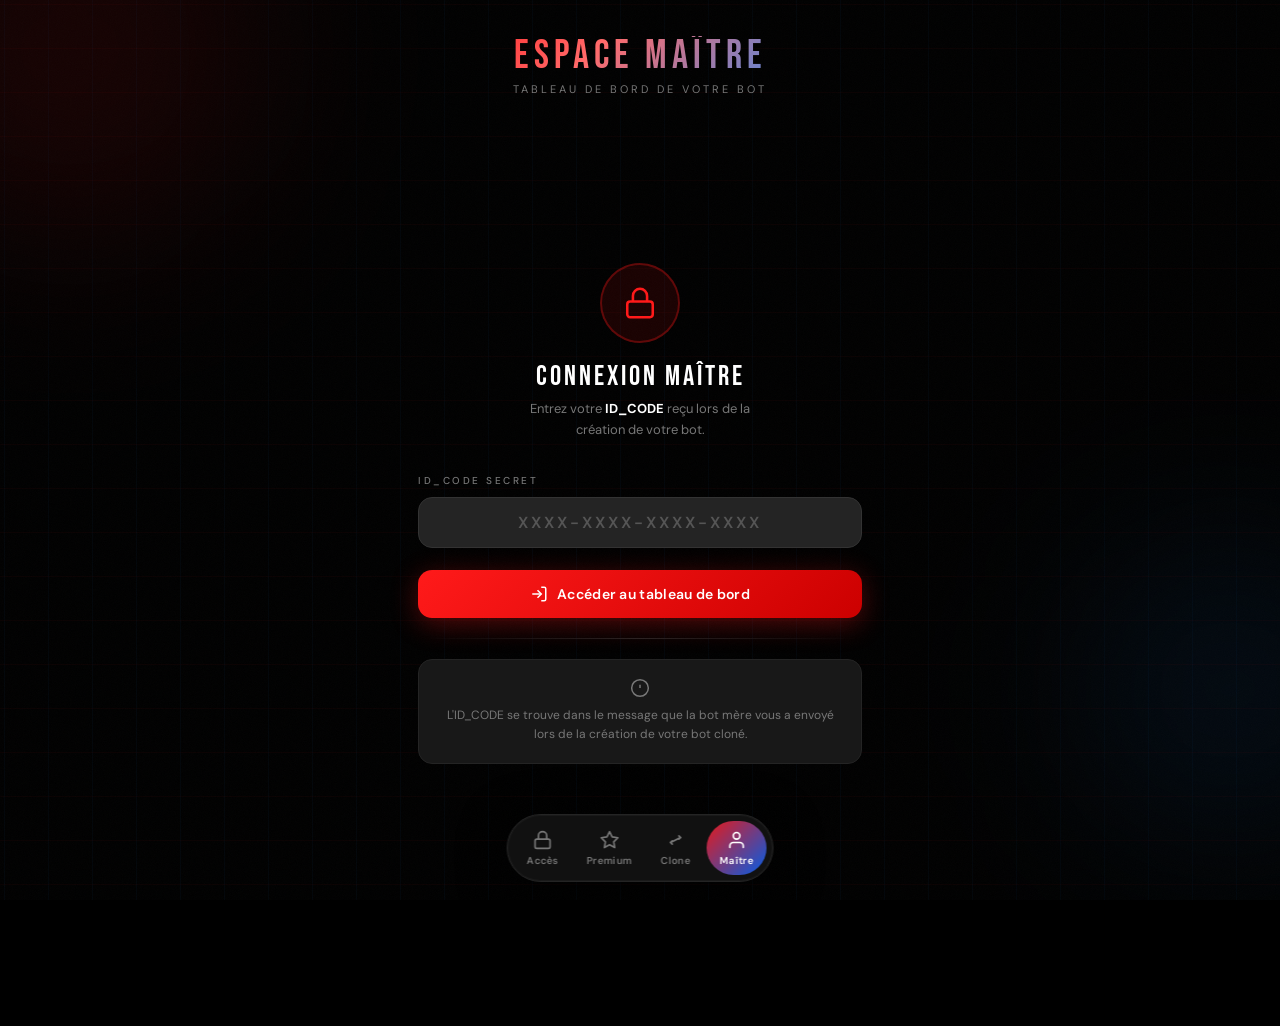
<file: WebApp/master.html>
<!DOCTYPE html>
<html lang="fr">
<head>
<meta charset="UTF-8">
<meta name="viewport" content="width=device-width, initial-scale=1.0, maximum-scale=1.0, user-scalable=no">
<title>YumeFlower — Espace Maître</title>
<script src="https://telegram.org/js/telegram-web-app.js"></script>
<link rel="stylesheet" href="css/base.css">
<link rel="stylesheet" href="css/components.css">
<link rel="stylesheet" href="css/pages.css">
</head>
<body>

<div class="bg-container">
  <div class="bg-grid"></div>
  <div class="bg-glow bg-glow-red"></div>
  <div class="bg-glow bg-glow-blue"></div>
  <div class="bg-noise"></div>
</div>

<div id="toast"></div>

<div class="page-wrapper">

  <!-- ══════════════════════════════════════════════════ -->
  <!-- VUE LOGIN (ID_CODE)                               -->
  <!-- ══════════════════════════════════════════════════ -->
  <div id="view-login">

    <div class="page-header">
      <div class="header-title">ESPACE MAÎTRE</div>
      <div class="header-sub">Tableau de bord de votre bot</div>
    </div>

    <div class="master-login-wrap">

      <div class="master-lock text-center">
        <div class="icon-circle red" style="animation:anim-float 3s ease-in-out infinite;margin-bottom:20px;">
          <svg width="34" height="34" viewBox="0 0 24 24" fill="none" stroke="#FF1A1A" stroke-width="1.8">
            <rect x="3" y="11" width="18" height="11" rx="2"/>
            <path d="M7 11V7a5 5 0 0 1 10 0v4"/>
          </svg>
        </div>
        <div class="t-display t-display-md" style="margin-bottom:8px;">Connexion Maître</div>
        <p style="font-size:13px;color:var(--muted);line-height:1.6;max-width:260px;margin:0 auto;">
          Entrez votre <strong style="color:#fff">ID_CODE</strong> reçu lors de la création de votre bot.
        </p>
      </div>

      <div class="input-group">
        <label class="input-label" for="id-code-input">ID_CODE secret</label>
        <input
          class="input-field input-code"
          id="id-code-input"
          type="text"
          placeholder="XXXX-XXXX-XXXX-XXXX"
          maxlength="20"
          autocomplete="off"
          autocorrect="off"
          spellcheck="false"
        >
        <div class="input-hint" id="login-hint"></div>
      </div>

      <button class="btn btn-red" id="btn-login" onclick="doLogin()">
        <svg width="18" height="18" viewBox="0 0 24 24" fill="none" stroke="currentColor" stroke-width="2">
          <path d="M15 3h4a2 2 0 0 1 2 2v14a2 2 0 0 1-2 2h-4"/>
          <polyline points="10 17 15 12 10 7"/>
          <line x1="15" y1="12" x2="3" y2="12"/>
        </svg>
        Accéder au tableau de bord
      </button>

      <div class="divider"></div>

      <div class="card card-center">
        <svg width="20" height="20" viewBox="0 0 24 24" fill="none" stroke="var(--muted)" stroke-width="1.8" style="margin:0 auto 8px;display:block">
          <circle cx="12" cy="12" r="10"/><line x1="12" y1="8" x2="12" y2="12"/><line x1="12" y1="16" x2="12.01" y2="16"/>
        </svg>
        <div class="card-text" style="font-size:12px;">
          L'ID_CODE se trouve dans le message que la bot mère vous a envoyé lors de la création de votre bot cloné.
        </div>
      </div>

    </div>
  </div>

  <!-- ══════════════════════════════════════════════════ -->
  <!-- DASHBOARD (après login)                           -->
  <!-- ══════════════════════════════════════════════════ -->
  <div id="view-dashboard" style="display:none;">

    <!-- Header dashboard -->
    <div style="display:flex;justify-content:space-between;align-items:center;margin-bottom:24px;padding-top:8px;">
      <div>
        <div class="t-display t-display-sm">MON BOT</div>
        <div style="font-size:13px;color:var(--muted);" id="dash-bot-username">@BotName</div>
      </div>
      <button onclick="doLogout()" style="background:var(--gray3);border:1px solid var(--gray4);border-radius:var(--radius-sm);padding:8px 12px;color:var(--muted);font-size:12px;cursor:pointer;font-family:var(--font-body);">
        Déconnexion
      </button>
    </div>

    <!-- BALANCE -->
    <div class="balance-card" style="margin-bottom:14px;">
      <div class="balance-label">Solde disponible</div>
      <div class="balance-amount" id="dash-balance">$0.00</div>
      <div class="balance-sub">Total gagné : <span id="dash-total-earned">$0.00</span></div>
    </div>

    <!-- STATS -->
    <div class="stat-row">
      <div class="stat-box red">
        <div class="stat-val red" id="dash-total-users">0</div>
        <div class="stat-key">Utilisateurs</div>
      </div>
      <div class="stat-box blue">
        <div class="stat-val blue" id="dash-ads-watched">0</div>
        <div class="stat-key">Pubs vues</div>
      </div>
      <div class="stat-box green">
        <div class="stat-val green" id="dash-files-sent">0</div>
        <div class="stat-key">Fichiers</div>
      </div>
    </div>

    <!-- CODES -->
    <div class="code-display" style="flex-direction:column;gap:10px;">
      <!-- ID_PUBS -->
      <div>
        <div class="code-label">ID_PUBS (à partager avec vos utilisateurs)</div>
        <div style="display:flex;justify-content:space-between;align-items:center;margin-top:6px;">
          <div class="code-value" id="dash-id-pubs">--</div>
          <button class="copy-btn" onclick="copyCode('id-pubs')">
            <svg width="14" height="14" viewBox="0 0 24 24" fill="none" stroke="currentColor" stroke-width="2">
              <rect x="9" y="9" width="13" height="13" rx="2"/><path d="M5 15H4a2 2 0 0 1-2-2V4a2 2 0 0 1 2-2h9a2 2 0 0 1 2 2v1"/>
            </svg>
            Copier
          </button>
        </div>
      </div>
      <div style="height:1px;background:var(--gray4);"></div>
      <!-- ID_CODE -->
      <div>
        <div class="code-label">ID_CODE (gardez-le secret)</div>
        <div style="display:flex;justify-content:space-between;align-items:center;margin-top:6px;">
          <div id="dash-id-code-wrap" style="display:flex;align-items:center;gap:8px;">
            <div class="code-value" id="dash-id-code" style="filter:blur(6px);transition:filter 0.3s;">••••••••••••••••</div>
            <button onclick="toggleCodeVisible()" style="background:none;border:none;color:var(--muted);cursor:pointer;padding:4px;">
              <svg id="eye-icon" width="16" height="16" viewBox="0 0 24 24" fill="none" stroke="currentColor" stroke-width="2">
                <path d="M1 12s4-8 11-8 11 8 11 8-4 8-11 8-11-8-11-8z"/><circle cx="12" cy="12" r="3"/>
              </svg>
            </button>
          </div>
          <button class="copy-btn" onclick="copyCode('id-code')">
            <svg width="14" height="14" viewBox="0 0 24 24" fill="none" stroke="currentColor" stroke-width="2">
              <rect x="9" y="9" width="13" height="13" rx="2"/><path d="M5 15H4a2 2 0 0 1-2-2V4a2 2 0 0 1 2-2h9a2 2 0 0 1 2 2v1"/>
            </svg>
            Copier
          </button>
        </div>
      </div>
    </div>

    <!-- RÉGÉNÉRER CODES -->
    <button class="btn btn-ghost btn-sm" id="btn-regen" onclick="regenCodes()" style="margin-bottom:14px;">
      <svg width="15" height="15" viewBox="0 0 24 24" fill="none" stroke="currentColor" stroke-width="2">
        <polyline points="23 4 23 10 17 10"/>
        <path d="M20.49 15a9 9 0 1 1-2.12-9.36L23 10"/>
      </svg>
      Régénérer mes codes
    </button>

    <!-- RETRAIT -->
    <div class="card" style="margin-bottom:14px;">
      <div class="card-title" style="font-size:16px;margin-bottom:14px;">Demande de retrait</div>

      <!-- Seuil minimum -->
      <div id="withdraw-locked" style="display:none;">
        <div style="text-align:center;padding:12px 0;">
          <div style="font-size:13px;color:var(--muted);margin-bottom:8px;">Solde minimum requis : <strong style="color:#fff">$7.00</strong></div>
          <div class="progress-bar">
            <div class="progress-fill" id="balance-progress" style="width:0%"></div>
          </div>
          <div class="progress-meta" style="margin-top:6px;">
            <span id="balance-progress-label">$0.00 / $7.00</span>
            <span id="balance-progress-pct">0%</span>
          </div>
        </div>
      </div>

      <div id="withdraw-form">
        <div class="input-group">
          <label class="input-label">Montant ($)</label>
          <input class="input-field" id="withdraw-amount" type="number" placeholder="7.00" min="7" step="0.01">
        </div>

        <div style="margin-bottom:14px;">
          <div class="input-label" style="margin-bottom:10px;">Méthode</div>
          <div class="withdraw-methods">
            <button class="wm-btn selected" id="wm-crypto" onclick="selectWithdrawMethod('crypto')">Crypto</button>
            <button class="wm-btn" id="wm-moov" onclick="selectWithdrawMethod('moov')">Moov Money</button>
            <button class="wm-btn" id="wm-orange" onclick="selectWithdrawMethod('orange')">Orange Money</button>
            <button class="wm-btn" id="wm-ecobank" onclick="selectWithdrawMethod('ecobank')">Ecobank</button>
          </div>
        </div>

        <div class="input-group">
          <label class="input-label" id="account-label">Adresse crypto (BTC/USDT)</label>
          <input class="input-field" id="withdraw-account" placeholder="Adresse ou numéro..." autocomplete="off">
        </div>

        <button class="btn btn-red" id="btn-withdraw" onclick="submitWithdraw()">
          <svg width="18" height="18" viewBox="0 0 24 24" fill="none" stroke="currentColor" stroke-width="2">
            <line x1="12" y1="1" x2="12" y2="23"/><path d="M17 5H9.5a3.5 3.5 0 0 0 0 7h5a3.5 3.5 0 0 1 0 7H6"/>
          </svg>
          Demander le retrait
        </button>
      </div>
    </div>

    <!-- INFO BOT -->
    <div class="card">
      <div class="card-title" style="font-size:14px;margin-bottom:12px;">Informations du bot</div>
      <div class="info-row">
        <span class="info-key">Bot username</span>
        <span class="info-val" id="info-username">--</span>
      </div>
      <div class="info-row">
        <span class="info-key">Créé le</span>
        <span class="info-val" id="info-created">--</span>
      </div>
      <div class="info-row">
        <span class="info-key">Total retiré</span>
        <span class="info-val text-blue" id="info-withdrawn">$0.00</span>
      </div>
    </div>

  </div>
</div>

<!-- NAV -->
<nav class="nav-float">
  <button class="nav-btn" onclick="location.href='index.html'">
    <span class="nav-icon"><svg viewBox="0 0 24 24"><rect x="3" y="11" width="18" height="11" rx="2"/><path d="M7 11V7a5 5 0 0 1 10 0v4"/></svg></span>
    <span class="nav-text">Accès</span>
  </button>
  <button class="nav-btn" onclick="location.href='prime.html'">
    <span class="nav-icon"><svg viewBox="0 0 24 24"><polygon points="12 2 15.09 8.26 22 9.27 17 14.14 18.18 21.02 12 17.77 5.82 21.02 7 14.14 2 9.27 8.91 8.26 12 2"/></svg></span>
    <span class="nav-text">Premium</span>
  </button>
  <button class="nav-btn" onclick="location.href='clone.html'">
    <span class="nav-icon"><svg viewBox="0 0 24 24"><path d="M8 17l-2-2 2-2"/><path d="M16 7l2 2-2 2"/><line x1="6" y1="15" x2="18" y2="9"/></svg></span>
    <span class="nav-text">Clone</span>
  </button>
  <button class="nav-btn active" onclick="location.href='master.html'">
    <span class="nav-icon"><svg viewBox="0 0 24 24"><path d="M20 21v-2a4 4 0 0 0-4-4H8a4 4 0 0 0-4 4v2"/><circle cx="12" cy="7" r="4"/></svg></span>
    <span class="nav-text">Maître</span>
  </button>
</nav>

<script src="js/app.js"></script>
<script src="js/tg.js"></script>
<script src="js/api.js"></script>
<script>

// ── STATE ─────────────────────────────────────────────────
let dashData = {
  idCode:     null,
  idPubs:     null,
  balance:    0,
  codeVisible: false,
  withdrawMethod: 'crypto',
};

// ── INIT ──────────────────────────────────────────────────
document.addEventListener('DOMContentLoaded', () => {
  // Restaurer session si dispo
  const saved = App.Store.get('master_session');
  if (saved?.id_code) {
    document.getElementById('id-code-input').value = saved.id_code;
    doLogin(true); // Auto-login silencieux
    return;
  }
  App.animateIn(document.getElementById('view-login'), 100);
});

// ── LOGIN ─────────────────────────────────────────────────
async function doLogin(silent = false) {
  const input  = document.getElementById('id-code-input');
  const idCode = input.value.trim().toUpperCase();
  const hint   = document.getElementById('login-hint');

  console.log(`[LOGIN] Attempting login with ID_CODE: ${idCode}`);

  if (!idCode || idCode.length < 6) {
    input.classList.add('error');
    hint.textContent = 'ID_CODE trop court (min 6 caractères).';
    hint.className   = 'input-hint error';
    TG.hapticError();
    return;
  }

  if (!silent) {
    App.setLoading('btn-login', true);
    TG.hapticLight();
  }

  const auth = TG.getAuth();
  console.log(`[LOGIN] Auth data:`, auth ? 'Present' : 'Missing');
  
  const res  = await API.masterLogin(idCode, auth);
  console.log(`[LOGIN] Response:`, res);

  if (!silent) App.setLoading('btn-login', false);

  if (!res.ok || !res.data.success) {
    input.classList.add('error');
    hint.textContent = res.data?.error || 'ID_CODE invalide ou expiré.';
    hint.className   = 'input-hint error';
    if (!silent) { 
      App.Toast.error(`Erreur: ${res.data?.error || 'Connexion échouée'}`); 
      TG.hapticError(); 
    }
    App.Store.remove('master_session');
    return;
  }

  dashData.idCode = idCode;
  dashData.idPubs = res.data.id_pubs;

  // Sauvegarder
  App.Store.set('master_session', { id_code: idCode });

  if (!silent) TG.hapticSuccess();
  populateDashboard(res.data);
  showDashboard();
}


function showDashboard() {
  App.hide('view-login');
  App.show('view-dashboard');
  App.animateIn(document.getElementById('view-dashboard'), 50);
}

function doLogout() {
  App.Store.remove('master_session');
  dashData = { idCode:null, idPubs:null, balance:0, codeVisible:false, withdrawMethod:'crypto' };
  App.hide('view-dashboard');
  App.show('view-login');
  document.getElementById('id-code-input').value = '';
  App.Toast.info('Déconnecté');
}

// ── POPULATE ──────────────────────────────────────────────
function populateDashboard(data) {
  const bot      = data.bot || {};
  const stats    = data.stats || {};
  const earnings = data.earnings || {};

  // Header
  const uname = bot.username || 'BotName';
  App.setText('dash-bot-username', `@${uname}`);
  App.setText('info-username', `@${uname}`);

  if (bot.created_at) {
    const d = new Date(bot.created_at);
    App.setText('info-created', d.toLocaleDateString('fr-FR'));
  }

  // Balance
  dashData.balance = earnings.balance || 0;
  App.setText('dash-balance',      `$${dashData.balance.toFixed(2)}`);
  App.setText('dash-total-earned', `$${(earnings.total_earned || 0).toFixed(2)}`);
  App.setText('info-withdrawn',    `$${(earnings.total_withdrawn || 0).toFixed(2)}`);

  // Stats
  App.setText('dash-total-users', (stats.total_users    || 0).toLocaleString());
  App.setText('dash-ads-watched', (stats.total_ads_watched || 0).toLocaleString());
  App.setText('dash-files-sent',  (stats.total_files_sent  || 0).toLocaleString());

  // Codes
  App.setText('dash-id-pubs',  data.id_pubs  || '--');
  App.setText('dash-id-code',  dashData.idCode || '--');

  // Progression retrait
  const pct = Math.min(100, (dashData.balance / 7) * 100);
  const balBar = document.getElementById('balance-progress');
  if (balBar) balBar.style.width = `${pct}%`;
  App.setText('balance-progress-label', `$${dashData.balance.toFixed(2)} / $7.00`);
  App.setText('balance-progress-pct', `${Math.round(pct)}%`);

  // Montrer/masquer form retrait
  if (dashData.balance >= 7) {
    App.hide('withdraw-locked');
    App.show('withdraw-form');
    document.getElementById('withdraw-amount').value = dashData.balance.toFixed(2);
  } else {
    App.show('withdraw-locked');
    App.hide('withdraw-form');
  }
}

// ── CODES ─────────────────────────────────────────────────
function toggleCodeVisible() {
  dashData.codeVisible = !dashData.codeVisible;
  const codeEl = document.getElementById('dash-id-code');
  const eyeEl  = document.getElementById('eye-icon');
  if (codeEl) codeEl.style.filter = dashData.codeVisible ? 'none' : 'blur(6px)';
  if (eyeEl) eyeEl.innerHTML = dashData.codeVisible
    ? `<path d="M17.94 17.94A10.07 10.07 0 0 1 12 20c-7 0-11-8-11-8a18.45 18.45 0 0 1 5.06-5.94"/>
       <path d="M9.9 4.24A9.12 9.12 0 0 1 12 4c7 0 11 8 11 8a18.5 18.5 0 0 1-2.16 3.19"/>
       <line x1="1" y1="1" x2="23" y2="23"/>`
    : `<path d="M1 12s4-8 11-8 11 8 11 8-4 8-11 8-11-8-11-8z"/><circle cx="12" cy="12" r="3"/>`;
  TG.hapticLight();
}

function copyCode(type) {
  const text = type === 'id-pubs'
    ? document.getElementById('dash-id-pubs')?.textContent
    : dashData.idCode;
  if (text && text !== '--') {
    App.copyToClipboard(text, type === 'id-pubs' ? 'ID_PUBS copié !' : 'ID_CODE copié !');
    TG.hapticLight();
  }
}

async function regenCodes() {
  if (!confirm('Régénérer vos codes ? L\'ancien ID_PUBS ne fonctionnera plus.')) return;

  App.setLoading('btn-regen', true);
  TG.hapticMedium();

  const auth = TG.getAuth();
  const res = await API.masterRegenerate(dashData.idCode, auth);

  App.setLoading('btn-regen', false);

  if (!res.ok || !res.data.success) {
    App.Toast.error(res.data.error || 'Erreur régénération');
    TG.hapticError();
    return;
  }

  dashData.idCode = res.data.id_code;
  dashData.idPubs = res.data.id_pubs;

  App.setText('dash-id-pubs', res.data.id_pubs);
  App.setText('dash-id-code', res.data.id_code);

  // Mettre à jour la session sauvegardée
  App.Store.set('master_session', { id_code: res.data.id_code });

  App.Toast.success('Codes régénérés !', 3000);
  TG.hapticSuccess();
}

// ── RETRAIT ───────────────────────────────────────────────
const accountLabels = {
  crypto:  'Adresse crypto (BTC/USDT)',
  moov:    'Numéro Moov Money',
  orange:  'Numéro Orange Money',
  ecobank: 'Numéro de compte Ecobank',
};

function selectWithdrawMethod(method) {
  dashData.withdrawMethod = method;
  ['crypto','moov','orange','ecobank'].forEach(m => {
    const el = document.getElementById(`wm-${m}`);
    if (el) el.classList.toggle('selected', m === method);
  });
  const label = document.getElementById('account-label');
  const input = document.getElementById('withdraw-account');
  if (label) label.textContent = accountLabels[method] || 'Compte';
  if (input) input.placeholder = method === 'crypto' ? 'Adresse BTC ou USDT (TRC20)' : '+226 XX XX XX XX';
  TG.hapticLight();
}

async function submitWithdraw() {
  const amountEl  = document.getElementById('withdraw-amount');
  const accountEl = document.getElementById('withdraw-account');

  const amount  = parseFloat(amountEl?.value || 0);
  const account = accountEl?.value?.trim();

  if (!amount || amount < 7) {
    App.Toast.error('Montant minimum : $7.00');
    amountEl?.classList.add('error');
    return;
  }

  if (amount > dashData.balance) {
    App.Toast.error('Montant supérieur au solde disponible');
    amountEl?.classList.add('error');
    return;
  }

  if (!account) {
    App.Toast.error('Entrez votre compte/adresse');
    accountEl?.classList.add('error');
    return;
  }

  amountEl?.classList.remove('error');
  accountEl?.classList.remove('error');

  App.setLoading('btn-withdraw', true);
  TG.hapticMedium();

  const res = await API.masterWithdraw(
    dashData.idCode,
    amount,
    dashData.withdrawMethod,
    account
  );

  App.setLoading('btn-withdraw', false);

  if (!res.ok || !res.data.success) {
    App.Toast.error(res.data.error || 'Erreur lors de la demande');
    TG.hapticError();
    return;
  }

  App.Toast.success('Demande envoyée ! Traitement sous 24-48h.', 5000);
  TG.hapticSuccess();

  // Réinitialiser le formulaire
  if (amountEl) amountEl.value = '';
  if (accountEl) accountEl.value = '';
}

// ── ENTER KEY ─────────────────────────────────────────────
document.addEventListener('keydown', e => {
  if (e.key === 'Enter') {
    const login = document.getElementById('view-login');
    if (login && login.style.display !== 'none') doLogin();
  }
});
</script>
</body>
</html>
</file>
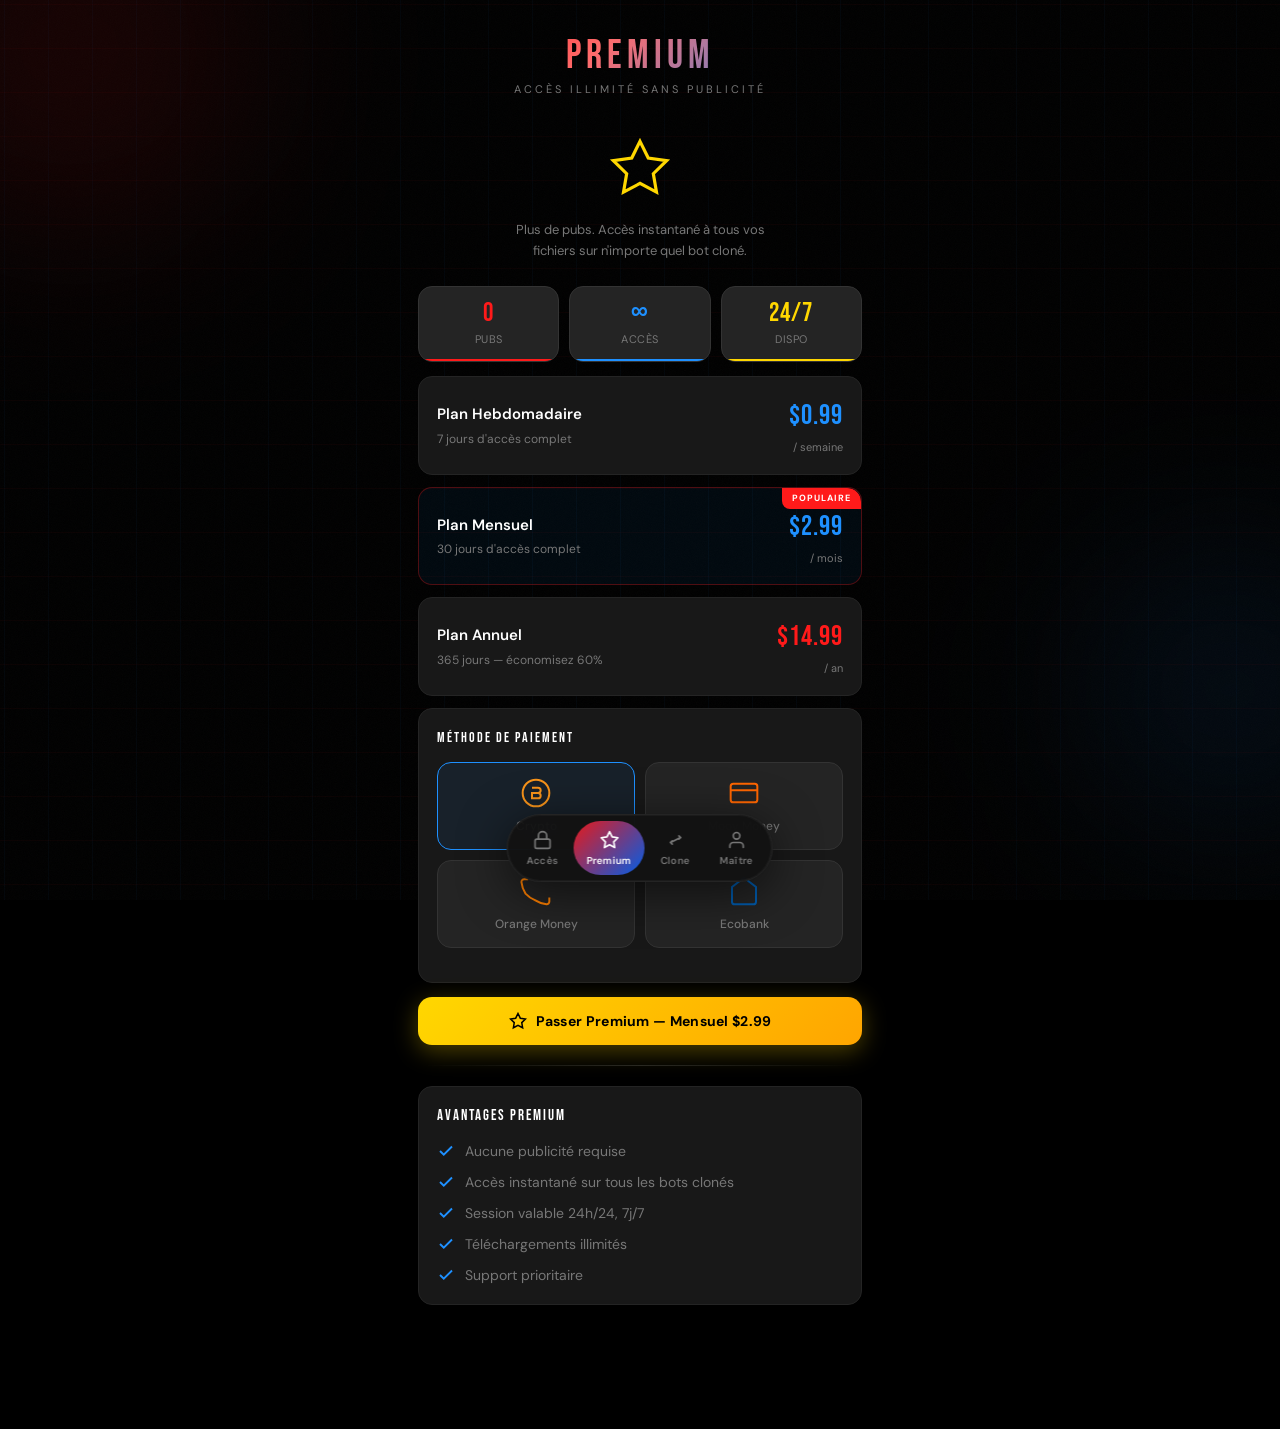
<file: WebApp/prime.html>
<!DOCTYPE html>
<html lang="fr">
<head>
<meta charset="UTF-8">
<meta name="viewport" content="width=device-width, initial-scale=1.0, maximum-scale=1.0, user-scalable=no">
<title>YumeFlower — Premium</title>
<script src="https://telegram.org/js/telegram-web-app.js"></script>
<link rel="stylesheet" href="css/base.css">
<link rel="stylesheet" href="css/components.css">
<link rel="stylesheet" href="css/pages.css">
</head>
<body>

<div class="bg-container">
  <div class="bg-grid"></div>
  <div class="bg-glow bg-glow-red"></div>
  <div class="bg-glow bg-glow-blue"></div>
  <div class="bg-noise"></div>
</div>

<div id="toast"></div>

<div class="page-wrapper">

  <div class="page-header">
    <div class="header-title">PREMIUM</div>
    <div class="header-sub">Accès illimité sans publicité</div>
  </div>

  <!-- HERO -->
  <div class="premium-hero">
    <div class="premium-star-wrap">
      <svg width="64" height="64" viewBox="0 0 24 24" fill="none" stroke="#FFD700" stroke-width="1.2">
        <polygon points="12 2 15.09 8.26 22 9.27 17 14.14 18.18 21.02 12 17.77 5.82 21.02 7 14.14 2 9.27 8.91 8.26 12 2"/>
      </svg>
    </div>
    <p class="premium-tagline">
      Plus de pubs. Accès instantané à tous vos fichiers sur n'importe quel bot cloné.
    </p>
  </div>

  <!-- STATS -->
  <div class="stat-row">
    <div class="stat-box red">
      <div class="stat-val red">0</div>
      <div class="stat-key">Pubs</div>
    </div>
    <div class="stat-box blue">
      <div class="stat-val blue">∞</div>
      <div class="stat-key">Accès</div>
    </div>
    <div class="stat-box gold">
      <div class="stat-val gold">24/7</div>
      <div class="stat-key">Dispo</div>
    </div>
  </div>

  <!-- PLANS -->
  <div id="plan-weekly" class="plan-card" onclick="selectPlan('weekly')">
    <div class="plan-info">
      <div class="plan-name">Plan Hebdomadaire</div>
      <div class="plan-desc">7 jours d'accès complet</div>
    </div>
    <div class="plan-price">
      <div class="plan-amount text-blue">$0.99</div>
      <div class="plan-period">/ semaine</div>
    </div>
  </div>

  <div id="plan-monthly" class="plan-card popular selected" onclick="selectPlan('monthly')">
    <div class="plan-info">
      <div class="plan-name">Plan Mensuel</div>
      <div class="plan-desc">30 jours d'accès complet</div>
    </div>
    <div class="plan-price">
      <div class="plan-amount text-blue">$2.99</div>
      <div class="plan-period">/ mois</div>
    </div>
  </div>

  <div id="plan-yearly" class="plan-card" onclick="selectPlan('yearly')">
    <div class="plan-info">
      <div class="plan-name">Plan Annuel</div>
      <div class="plan-desc">365 jours — économisez 60%</div>
    </div>
    <div class="plan-price">
      <div class="plan-amount text-red">$14.99</div>
      <div class="plan-period">/ an</div>
    </div>
  </div>

  <!-- MÉTHODES PAIEMENT -->
  <div class="card" style="margin-top:4px;">
    <div class="card-title" style="font-size:14px;margin-bottom:14px;">Méthode de paiement</div>
    <div class="pay-grid">
      <div class="pay-method selected" id="pm-crypto" onclick="selectPayMethod('crypto')">
        <div class="pay-method-icon">
          <svg width="32" height="32" viewBox="0 0 24 24" fill="none" stroke="#F7931A" stroke-width="1.5">
            <circle cx="12" cy="12" r="10"/>
            <path d="M9 8h4.5a2 2 0 0 1 0 4H9v4h4.5a2 2 0 0 0 0-4"/>
            <line x1="9" y1="12" x2="15" y2="12"/>
          </svg>
        </div>
        <div class="pay-method-name">Crypto</div>
      </div>
      <div class="pay-method" id="pm-moov" onclick="selectPayMethod('moov')">
        <div class="pay-method-icon">
          <svg width="32" height="32" viewBox="0 0 24 24" fill="none" stroke="#FF6600" stroke-width="1.5">
            <rect x="2" y="5" width="20" height="14" rx="2"/>
            <line x1="2" y1="10" x2="22" y2="10"/>
          </svg>
        </div>
        <div class="pay-method-name">Moov Money</div>
      </div>
      <div class="pay-method" id="pm-orange" onclick="selectPayMethod('orange')">
        <div class="pay-method-icon">
          <svg width="32" height="32" viewBox="0 0 24 24" fill="none" stroke="#FF8000" stroke-width="1.5">
            <path d="M22 16.92v3a2 2 0 0 1-2.18 2 19.79 19.79 0 0 1-8.63-3.07A19.5 19.5 0 0 1 4.15 14a19.79 19.79 0 0 1-3.07-8.63A2 2 0 0 1 3.12 3.18h3"/>
          </svg>
        </div>
        <div class="pay-method-name">Orange Money</div>
      </div>
      <div class="pay-method" id="pm-ecobank" onclick="selectPayMethod('ecobank')">
        <div class="pay-method-icon">
          <svg width="32" height="32" viewBox="0 0 24 24" fill="none" stroke="#005BAC" stroke-width="1.5">
            <path d="M3 9l9-7 9 7v11a2 2 0 0 1-2 2H5a2 2 0 0 1-2-2z"/>
          </svg>
        </div>
        <div class="pay-method-name">Ecobank</div>
      </div>
    </div>
  </div>

  <button class="btn btn-gold" id="btn-pay" style="margin-top:4px;" onclick="initiatePayment()">
    <svg width="18" height="18" viewBox="0 0 24 24" fill="none" stroke="currentColor" stroke-width="2"><polygon points="12 2 15.09 8.26 22 9.27 17 14.14 18.18 21.02 12 17.77 5.82 21.02 7 14.14 2 9.27 8.91 8.26 12 2"/></svg>
    Passer Premium — Mensuel $2.99
  </button>

  <div class="divider"></div>

  <!-- AVANTAGES -->
  <div class="card">
    <div class="card-title" style="font-size:15px;margin-bottom:14px;">Avantages Premium</div>
    <div class="checklist">
      <div class="checklist-item">
        <svg class="check-icon" width="18" height="18" viewBox="0 0 24 24" fill="none" stroke="#1E90FF" stroke-width="2.5"><polyline points="20 6 9 17 4 12"/></svg>
        <span>Aucune publicité requise</span>
      </div>
      <div class="checklist-item">
        <svg class="check-icon" width="18" height="18" viewBox="0 0 24 24" fill="none" stroke="#1E90FF" stroke-width="2.5"><polyline points="20 6 9 17 4 12"/></svg>
        <span>Accès instantané sur tous les bots clonés</span>
      </div>
      <div class="checklist-item">
        <svg class="check-icon" width="18" height="18" viewBox="0 0 24 24" fill="none" stroke="#1E90FF" stroke-width="2.5"><polyline points="20 6 9 17 4 12"/></svg>
        <span>Session valable 24h/24, 7j/7</span>
      </div>
      <div class="checklist-item">
        <svg class="check-icon" width="18" height="18" viewBox="0 0 24 24" fill="none" stroke="#1E90FF" stroke-width="2.5"><polyline points="20 6 9 17 4 12"/></svg>
        <span>Téléchargements illimités</span>
      </div>
      <div class="checklist-item">
        <svg class="check-icon" width="18" height="18" viewBox="0 0 24 24" fill="none" stroke="#1E90FF" stroke-width="2.5"><polyline points="20 6 9 17 4 12"/></svg>
        <span>Support prioritaire</span>
      </div>
    </div>
  </div>

</div>

<!-- NAV -->
<nav class="nav-float">
  <button class="nav-btn" onclick="location.href='index.html'">
    <span class="nav-icon"><svg viewBox="0 0 24 24"><rect x="3" y="11" width="18" height="11" rx="2"/><path d="M7 11V7a5 5 0 0 1 10 0v4"/></svg></span>
    <span class="nav-text">Accès</span>
  </button>
  <button class="nav-btn active" onclick="location.href='prime.html'">
    <span class="nav-icon"><svg viewBox="0 0 24 24"><polygon points="12 2 15.09 8.26 22 9.27 17 14.14 18.18 21.02 12 17.77 5.82 21.02 7 14.14 2 9.27 8.91 8.26 12 2"/></svg></span>
    <span class="nav-text">Premium</span>
  </button>
  <button class="nav-btn" onclick="location.href='clone.html'">
    <span class="nav-icon"><svg viewBox="0 0 24 24"><path d="M8 17l-2-2 2-2"/><path d="M16 7l2 2-2 2"/><line x1="6" y1="15" x2="18" y2="9"/></svg></span>
    <span class="nav-text">Clone</span>
  </button>
  <button class="nav-btn" onclick="location.href='master.html'">
    <span class="nav-icon"><svg viewBox="0 0 24 24"><path d="M20 21v-2a4 4 0 0 0-4-4H8a4 4 0 0 0-4 4v2"/><circle cx="12" cy="7" r="4"/></svg></span>
    <span class="nav-text">Maître</span>
  </button>
</nav>

<script src="js/app.js"></script>
<script src="js/tg.js"></script>
<script src="js/api.js"></script>
<script>
let selectedPlan   = 'monthly';
let selectedMethod = 'crypto';

const planPrices = {
  weekly:  { label: 'Hebdomadaire $0.99', price: 0.99 },
  monthly: { label: 'Mensuel $2.99',      price: 2.99 },
  yearly:  { label: 'Annuel $14.99',      price: 14.99 },
};

function selectPlan(plan) {
  selectedPlan = plan;
  ['weekly','monthly','yearly'].forEach(p => {
    const el = document.getElementById(`plan-${p}`);
    if (el) el.classList.toggle('selected', p === plan);
  });
  const info = planPrices[plan];
  const btn = document.getElementById('btn-pay');
  if (btn && info) btn.innerHTML = `
    <svg width="18" height="18" viewBox="0 0 24 24" fill="none" stroke="currentColor" stroke-width="2">
      <polygon points="12 2 15.09 8.26 22 9.27 17 14.14 18.18 21.02 12 17.77 5.82 21.02 7 14.14 2 9.27 8.91 8.26 12 2"/>
    </svg>
    Passer Premium — ${info.label}
  `;
  TG.hapticLight();
}

function selectPayMethod(method) {
  selectedMethod = method;
  ['crypto','moov','orange','ecobank'].forEach(m => {
    const el = document.getElementById(`pm-${m}`);
    if (el) el.classList.toggle('selected', m === method);
  });
  TG.hapticLight();
}

async function initiatePayment() {
  App.Toast.info('Paiement bientôt disponible. Revenez très vite !', 4000);
  TG.hapticWarning();
}

document.addEventListener('DOMContentLoaded', () => {
  App.staggerIn('.plan-card, .card, .btn', 80, 70);
});
</script>
</body>
</html>
</file>
<file: webapp/css/variables.css>
/**
 * VARIABLES CSS - Style Blum/GoTonGhost Inspired
 * ================================================
 * Palette: Cyan #00d4ff + Violet #7b61ff + Noir bleuté
 */

:root {
  /* ========== FONDS ========== */
  --bg-primary: #0a0a12;        /* Noir bleuté profond */
  --bg-secondary: #151520;      /* Noir bleuté moyen */
  --bg-tertiary: #1f1f2e;       /* Noir bleuté clair */
  --surface: #1a1a28;           /* Surface cartes */
  --surface-hover: #252538;     /* Surface hover */
  --bg-input: rgba(255, 255, 255, 0.03);
  --bg-overlay: rgba(10, 10, 18, 0.95);
  
  /* ========== ACCENTS CYAN (Principal) ========== */
  --primary: #00d4ff;           /* Cyan électrique - CTA */
  --primary-dark: #00a8cc;      /* Cyan foncé - hover */
  --primary-light: #33e0ff;     /* Cyan clair - active */
  --primary-glow: rgba(0, 212, 255, 0.4);
  --primary-shadow: rgba(0, 212, 255, 0.2);
  
  /* ========== ACCENTS VIOLET (Secondaire) ========== */
  --secondary: #7b61ff;         /* Violet - accents */
  --secondary-dark: #6247e6;    /* Violet foncé */
  --secondary-light: #9b7bff;   /* Violet clair */
  --secondary-glow: rgba(123, 97, 255, 0.4);
  --secondary-shadow: rgba(123, 97, 255, 0.2);
  
  /* ========== ACCENTS SUCCESS (Vert menthe) ========== */
  --success: #00ffaa;           /* Vert menthe - validation */
  --success-dark: #00cc88;      /* Vert menthe foncé */
  --success-light: #33ffbb;     /* Vert menthe clair */
  --success-glow: rgba(0, 255, 170, 0.4);
  --success-shadow: rgba(0, 255, 170, 0.2);
  
  /* ========== ACCENTS WARNING (Orange) ========== */
  --warning: #ffa500;           /* Orange - alertes */
  --warning-dark: #e69500;      /* Orange foncé */
  --warning-light: #ffb733;     /* Orange clair */
  --warning-glow: rgba(255, 165, 0, 0.4);
  
  /* ========== ACCENTS DANGER (Rouge corail) ========== */
  --danger: #ff5555;            /* Rouge corail - erreurs */
  --danger-dark: #e64444;       /* Rouge foncé */
  --danger-glow: rgba(255, 85, 85, 0.4);
  
  /* ========== TEXTES ========== */
  --text-primary: #ffffff;      /* Blanc pur */
  --text-secondary: #b3b3cc;    /* Gris bleuté moyen */
  --text-tertiary: #808099;     /* Gris bleuté foncé */
  --text-muted: #5a5a6e;        /* Gris très foncé */
  --text-disabled: #404050;     /* Gris désactivé */
  
  /* ========== BORDURES ========== */
  --border: #2a2a3f;            /* Bordure principale */
  --border-light: #353550;      /* Bordure claire */
  --border-focus: var(--primary);
  
  /* ========== ESPACEMENTS ========== */
  --space-xs: 4px;
  --space-sm: 8px;
  --space-md: 16px;
  --space-lg: 24px;
  --space-xl: 32px;
  --space-2xl: 48px;
  
  /* ========== RADIUS ========== */
  --radius-sm: 8px;
  --radius-md: 12px;
  --radius-lg: 16px;
  --radius-xl: 24px;
  --radius-full: 9999px;
  
  /* ========== OMBRES ========== */
  --shadow-sm: 0 2px 8px rgba(0, 0, 0, 0.4);
  --shadow-md: 0 4px 16px rgba(0, 0, 0, 0.5);
  --shadow-lg: 0 8px 32px rgba(0, 0, 0, 0.6);
  --shadow-xl: 0 16px 48px rgba(0, 0, 0, 0.7);
  --shadow-glow-cyan: 0 0 24px rgba(0, 212, 255, 0.3);
  --shadow-glow-violet: 0 0 24px rgba(123, 97, 255, 0.3);
  
  /* ========== TRANSITIONS ========== */
  --transition-fast: 0.15s ease;
  --transition-base: 0.25s ease;
  --transition-slow: 0.4s ease;
  
  /* ========== TAILLES ========== */
  --header-height: 60px;
  --nav-height: 70px;
  --max-width: 480px;
  
  /* ========== Z-INDEX ========== */
  --z-dropdown: 100;
  --z-modal: 200;
  --z-nav: 300;
  --z-toast: 400;
  
  /* ========== GRADIENTS ========== */
  --gradient-primary: linear-gradient(135deg, var(--primary) 0%, var(--secondary) 100%);
  --gradient-success: linear-gradient(135deg, var(--success) 0%, var(--primary) 100%);
  --gradient-surface: linear-gradient(135deg, rgba(0, 212, 255, 0.08) 0%, rgba(123, 97, 255, 0.08) 100%);
}
</file>
<file: webapp/css/base.css>
/**
 * STYLES DE BASE - Blum/GoTonGhost Style
 * ========================================
 */

/* ========== RESET ========== */
*, *::before, *::after {
  margin: 0;
  padding: 0;
  box-sizing: border-box;
}

html {
  font-size: 16px;
  -webkit-font-smoothing: antialiased;
  -moz-osx-font-smoothing: grayscale;
  scroll-behavior: smooth;
}

body {
  font-family: -apple-system, BlinkMacSystemFont, 'Segoe UI', Roboto, 'Oxygen', 'Ubuntu', 'Helvetica Neue', Arial, sans-serif;
  background-color: var(--bg-primary);
  color: var(--text-primary);
  line-height: 1.6;
  overflow-x: hidden;
  min-height: 100vh;
  position: relative;
}

* {
  -webkit-tap-highlight-color: transparent;
}

/* ========== TYPOGRAPHIE ========== */
h1, h2, h3, h4, h5, h6 {
  font-weight: 700;
  line-height: 1.2;
  color: var(--text-primary);
}

h1 { font-size: 2rem; margin-bottom: var(--space-md); }
h2 { font-size: 1.5rem; margin-bottom: var(--space-sm); }
h3 { font-size: 1.25rem; margin-bottom: var(--space-sm); }

p {
  margin-bottom: var(--space-md);
  color: var(--text-secondary);
}

strong {
  color: var(--text-primary);
  font-weight: 600;
}

a {
  color: var(--primary);
  text-decoration: none;
  transition: color var(--transition-fast);
}

a:hover {
  color: var(--primary-light);
}

/* ========== BACKGROUND GRADIENT ========== */
.bg-gradient {
  position: fixed;
  top: 0;
  left: 0;
  right: 0;
  bottom: 0;
  background: 
    radial-gradient(circle at 20% 20%, rgba(0, 212, 255, 0.04) 0%, transparent 50%),
    radial-gradient(circle at 80% 80%, rgba(123, 97, 255, 0.04) 0%, transparent 50%),
    radial-gradient(circle at 50% 50%, rgba(0, 255, 170, 0.02) 0%, transparent 70%);
  pointer-events: none;
  z-index: 0;
}

/* ========== CONTAINER ========== */
.container {
  position: relative;
  z-index: 1;
  max-width: var(--max-width);
  margin: 0 auto;
  padding: var(--space-lg);
  padding-bottom: calc(var(--nav-height) + var(--space-lg));
  min-height: 100vh;
}

/* ========== UTILITAIRES ========== */
.hidden {
  display: none !important;
}

.text-center { text-align: center; }
.text-left { text-align: left; }
.text-right { text-align: right; }

.mt-sm { margin-top: var(--space-sm); }
.mt-md { margin-top: var(--space-md); }
.mt-lg { margin-top: var(--space-lg); }

.mb-sm { margin-bottom: var(--space-sm); }
.mb-md { margin-bottom: var(--space-md); }
.mb-lg { margin-bottom: var(--space-lg); }

/* ========== CARTES ========== */
.card {
  background: var(--surface);
  border-radius: var(--radius-lg);
  padding: var(--space-lg);
  margin-bottom: var(--space-lg);
  box-shadow: var(--shadow-md);
  border: 1px solid var(--border);
  transition: all var(--transition-base);
  position: relative;
  overflow: hidden;
}

.card::before {
  content: '';
  position: absolute;
  top: 0;
  left: 0;
  width: 4px;
  height: 100%;
  background: var(--gradient-primary);
  transform: scaleY(0);
  transition: transform var(--transition-base);
}

.card:hover {
  transform: translateY(-2px);
  box-shadow: var(--shadow-lg);
  border-color: var(--border-light);
}

.card:hover::before {
  transform: scaleY(1);
}

/* ========== HEADER ========== */
.header {
  text-align: center;
  margin-bottom: var(--space-xl);
  padding-top: var(--space-lg);
}

.logo-wrapper {
  position: relative;
  display: inline-block;
  margin-bottom: var(--space-lg);
}

.logo {
  width: 88px;
  height: 88px;
  background: var(--gradient-primary);
  border-radius: var(--radius-full);
  display: flex;
  align-items: center;
  justify-content: center;
  box-shadow: var(--shadow-glow-cyan);
  animation: float 3s ease-in-out infinite;
  position: relative;
  z-index: 2;
  padding: 4px;
}

.logo-inner {
  width: 100%;
  height: 100%;
  background: var(--bg-primary);
  border-radius: var(--radius-full);
  display: flex;
  align-items: center;
  justify-content: center;
}

.logo-icon {
  width: 48px;
  height: 48px;
  fill: var(--primary);
}

.pulse-ring {
  position: absolute;
  top: 50%;
  left: 50%;
  transform: translate(-50%, -50%);
  width: 88px;
  height: 88px;
  border: 2px solid var(--primary);
  border-radius: var(--radius-full);
  animation: pulse-ring 2s ease-out infinite;
  z-index: 1;
}

.title {
  font-size: 2.25rem;
  font-weight: 700;
  background: var(--gradient-primary);
  -webkit-background-clip: text;
  background-clip: text;
  -webkit-text-fill-color: transparent;
  margin-bottom: var(--space-xs);
  letter-spacing: -1px;
}

.subtitle {
  color: var(--text-secondary);
  font-size: 0.95rem;
  margin: 0;
  font-weight: 500;
}

/* ========== NAVIGATION BOTTOM ========== */
.bottom-nav {
  position: fixed;
  bottom: 0;
  left: 50%;
  transform: translateX(-50%);
  width: 100%;
  max-width: var(--max-width);
  height: var(--nav-height);
  background: rgba(26, 26, 40, 0.98);
  border-top: 1px solid var(--border);
  display: flex;
  justify-content: space-around;
  align-items: center;
  z-index: var(--z-nav);
  backdrop-filter: blur(20px);
  box-shadow: 0 -4px 16px rgba(0, 0, 0, 0.4);
}

.nav-item {
  display: flex;
  flex-direction: column;
  align-items: center;
  justify-content: center;
  gap: var(--space-xs);
  padding: var(--space-sm) var(--space-md);
  color: var(--text-tertiary);
  transition: all var(--transition-fast);
  flex: 1;
  text-decoration: none;
  position: relative;
  border-radius: var(--radius-sm);
}

.nav-item::before {
  content: '';
  position: absolute;
  top: 0;
  left: 50%;
  transform: translateX(-50%);
  width: 32px;
  height: 3px;
  background: var(--gradient-primary);
  border-radius: 0 0 var(--radius-sm) var(--radius-sm);
  opacity: 0;
  transition: opacity var(--transition-fast);
}

.nav-item:hover {
  color: var(--text-secondary);
  background: rgba(0, 212, 255, 0.05);
}

.nav-item.active {
  color: var(--primary);
}

.nav-item.active::before {
  opacity: 1;
}

.nav-icon {
  width: 24px;
  height: 24px;
  fill: currentColor;
  stroke-width: 2;
}

.nav-label {
  font-size: 0.7rem;
  font-weight: 600;
  text-transform: uppercase;
  letter-spacing: 0.3px;
}

/* ========== RESPONSIVE ========== */
@media (max-width: 480px) {
  .container {
    padding: var(--space-md);
    padding-bottom: calc(var(--nav-height) + var(--space-md));
  }
  
  .title {
    font-size: 1.875rem;
  }
  
  .logo {
    width: 72px;
    height: 72px;
  }
  
  .logo-icon {
    width: 40px;
    height: 40px;
  }
  
  .card {
    padding: var(--space-md);
  }
  
  .nav-label {
    font-size: 0.65rem;
  }
}
</file>
<file: webapp/css/components.css>
/**
 * COMPOSANTS UI - Blum/GoTonGhost Style
 * =======================================
 */

/* ========== BOUTONS ========== */
.btn {
  display: inline-flex;
  align-items: center;
  justify-content: center;
  gap: var(--space-sm);
  padding: var(--space-md) var(--space-xl);
  font-size: 0.95rem;
  font-weight: 700;
  border: none;
  border-radius: var(--radius-md);
  cursor: pointer;
  transition: all var(--transition-base);
  text-transform: uppercase;
  letter-spacing: 0.5px;
  width: 100%;
  max-width: 100%;
  position: relative;
  overflow: hidden;
}

.btn::before {
  content: '';
  position: absolute;
  top: 50%;
  left: 50%;
  width: 0;
  height: 0;
  border-radius: var(--radius-full);
  background: rgba(255, 255, 255, 0.1);
  transform: translate(-50%, -50%);
  transition: width 0.6s, height 0.6s;
}

.btn:hover::before {
  width: 300px;
  height: 300px;
}

.btn:disabled {
  opacity: 0.5;
  cursor: not-allowed;
}

.btn-icon {
  display: flex;
  align-items: center;
  justify-content: center;
  z-index: 1;
}

/* Bouton Primary (Cyan → Violet) */
.btn-primary {
  background: var(--gradient-primary);
  color: white;
  box-shadow: 0 4px 16px var(--primary-shadow);
}

.btn-primary:hover:not(:disabled) {
  transform: translateY(-2px);
  box-shadow: 0 8px 24px var(--primary-glow);
}

.btn-primary:active:not(:disabled) {
  transform: translateY(0);
}

/* Bouton Monetag avec animation pulse cyan */
.btn-monetag {
  animation: pulse-glow-cyan 2.5s ease-in-out infinite;
}

/* Bouton Secondary (Violet) */
.btn-secondary {
  background: linear-gradient(135deg, var(--secondary) 0%, var(--primary) 100%);
  color: white;
  box-shadow: 0 4px 16px var(--secondary-shadow);
}

.btn-secondary:hover:not(:disabled) {
  transform: translateY(-2px);
  box-shadow: 0 8px 24px var(--secondary-glow);
}

/* Bouton Outline */
.btn-outline {
  background: transparent;
  color: var(--text-primary);
  border: 2px solid var(--border-light);
  box-shadow: none;
}

.btn-outline:hover:not(:disabled) {
  border-color: var(--primary);
  color: var(--primary);
  background: rgba(0, 212, 255, 0.05);
  box-shadow: 0 0 16px var(--primary-glow);
}

/* Bouton Success (Vert menthe) */
.btn-success {
  background: linear-gradient(135deg, var(--success) 0%, var(--primary) 100%);
  color: var(--bg-primary);
  box-shadow: 0 4px 16px var(--success-shadow);
  font-weight: 700;
}

.btn-success:hover:not(:disabled) {
  transform: translateY(-2px);
  box-shadow: 0 8px 24px var(--success-glow);
}

/* ========== STATUS CARD ========== */
.status-card {
  background: var(--gradient-surface);
  border: 1px solid rgba(0, 212, 255, 0.2);
  box-shadow: var(--shadow-md);
}

.status-header {
  display: flex;
  justify-content: space-between;
  align-items: center;
  margin-bottom: var(--space-lg);
  flex-wrap: wrap;
  gap: var(--space-md);
}

.status-badge {
  display: flex;
  align-items: center;
  gap: var(--space-sm);
  padding: var(--space-sm) var(--space-md);
  background: var(--bg-secondary);
  border-radius: var(--radius-full);
  border: 1px solid var(--border);
}

.status-dot {
  width: 10px;
  height: 10px;
  border-radius: var(--radius-full);
  background: var(--text-tertiary);
  transition: all var(--transition-base);
}

.status-dot.active {
  background: var(--success);
  box-shadow: 0 0 16px var(--success-glow);
  animation: pulse-dot 2s ease-in-out infinite;
}

.status-text {
  font-size: 0.875rem;
  font-weight: 600;
  color: var(--text-secondary);
}

.status-details {
  display: flex;
  flex-direction: column;
  gap: var(--space-md);
  margin-bottom: var(--space-lg);
}

.detail-row {
  display: flex;
  justify-content: space-between;
  align-items: center;
  padding: var(--space-sm) 0;
  border-bottom: 1px solid var(--border);
}

.detail-row:last-child {
  border-bottom: none;
}

.detail-label {
  color: var(--text-tertiary);
  font-size: 0.875rem;
  font-weight: 500;
}

.detail-value {
  color: var(--text-primary);
  font-weight: 700;
  font-size: 0.95rem;
}

/* ========== TIMER ========== */
.timer-display {
  display: flex;
  flex-direction: column;
  align-items: center;
  gap: var(--space-xs);
  padding: var(--space-md) var(--space-lg);
  background: linear-gradient(135deg, rgba(0, 255, 170, 0.1), rgba(0, 212, 255, 0.1));
  border-radius: var(--radius-md);
  border: 1px solid var(--success);
  box-shadow: 0 0 24px var(--success-glow);
}

.timer-value {
  font-size: 1.75rem;
  font-weight: 900;
  background: linear-gradient(135deg, var(--success), var(--primary));
  -webkit-background-clip: text;
  -webkit-text-fill-color: transparent;
  background-clip: text;
  line-height: 1;
  font-variant-numeric: tabular-nums;
  letter-spacing: 2px;
}

.timer-label {
  font-size: 0.7rem;
  color: var(--text-tertiary);
  text-transform: uppercase;
  letter-spacing: 1.5px;
  font-weight: 600;
}

/* ========== PROGRESS BAR ========== */
.progress-bar {
  width: 100%;
  height: 8px;
  background: var(--bg-secondary);
  border-radius: var(--radius-full);
  overflow: hidden;
  margin-top: var(--space-lg);
  box-shadow: inset 0 2px 4px rgba(0, 0, 0, 0.3);
}

.progress-fill {
  height: 100%;
  background: var(--gradient-success);
  border-radius: var(--radius-full);
  transition: width 1s linear, background-color var(--transition-base);
  box-shadow: 0 0 16px var(--success-glow);
  position: relative;
}

.progress-fill::after {
  content: '';
  position: absolute;
  top: 0;
  left: 0;
  right: 0;
  bottom: 0;
  background: linear-gradient(90deg, transparent, rgba(255, 255, 255, 0.2), transparent);
  animation: shimmer 2s infinite;
}

/* ========== ACTION CARD ========== */
.action-card {
  text-align: center;
}

.monetag-section, .success-section {
  display: flex;
  flex-direction: column;
  align-items: center;
  gap: var(--space-lg);
}

.info-box {
  display: flex;
  align-items: flex-start;
  gap: var(--space-md);
  padding: var(--space-md);
  background: var(--bg-secondary);
  border-radius: var(--radius-md);
  border-left: 3px solid var(--primary);
  text-align: left;
}

.info-icon {
  width: 24px;
  height: 24px;
  fill: var(--primary);
  flex-shrink: 0;
  margin-top: 2px;
}

.info-text {
  flex: 1;
  font-size: 0.875rem;
  color: var(--text-secondary);
  line-height: 1.6;
  margin: 0;
}

/* ========== SUCCESS SECTION ========== */
.success-icon {
  width: 88px;
  height: 88px;
  background: var(--gradient-success);
  border-radius: var(--radius-full);
  display: flex;
  align-items: center;
  justify-content: center;
  box-shadow: var(--shadow-glow-cyan);
  animation: scale-in 0.5s cubic-bezier(0.34, 1.56, 0.64, 1);
  position: relative;
}

.success-icon::before {
  content: '';
  position: absolute;
  inset: -4px;
  border-radius: var(--radius-full);
  background: var(--gradient-success);
  opacity: 0.3;
  filter: blur(12px);
  z-index: -1;
}

.success-icon svg {
  width: 44px;
  height: 44px;
  fill: white;
}

.success-title {
  font-size: 1.5rem;
  background: var(--gradient-success);
  -webkit-background-clip: text;
  -webkit-text-fill-color: transparent;
  background-clip: text;
  margin: 0;
}

.success-text {
  color: var(--text-secondary);
  margin: 0;
}

/* ========== LOADER ========== */
.loader {
  display: flex;
  flex-direction: column;
  align-items: center;
  gap: var(--space-md);
  padding: var(--space-lg);
}

.spinner {
  width: 56px;
  height: 56px;
  animation: spin 1s linear infinite;
}

.spinner .path {
  stroke: var(--primary);
  stroke-linecap: round;
  stroke-width: 3;
  animation: dash 1.5s ease-in-out infinite;
}

.loader-text {
  color: var(--text-secondary);
  font-size: 0.875rem;
  font-weight: 500;
}

/* ========== MESSAGES ========== */
.error-message {
  padding: var(--space-md);
  background: rgba(255, 85, 85, 0.1);
  border: 1px solid var(--danger);
  border-radius: var(--radius-md);
  color: var(--danger);
  font-size: 0.875rem;
  text-align: center;
  animation: shake 0.5s ease;
  font-weight: 500;
}

/* ========== PROMO CARD ========== */
.promo-card {
  background: linear-gradient(135deg, rgba(123, 97, 255, 0.08) 0%, rgba(0, 212, 255, 0.08) 100%);
  border: 1px solid rgba(123, 97, 255, 0.3);
  text-align: center;
}

.promo-text {
  color: var(--text-secondary);
  font-size: 0.95rem;
  margin-bottom: var(--space-md);
  font-weight: 500;
}

/* ========== ANIMATIONS SPÉCIFIQUES ========== */
@keyframes pulse-dot {
  0%, 100% { 
    transform: scale(1); 
    opacity: 1; 
  }
  50% { 
    transform: scale(1.3); 
    opacity: 0.7; 
  }
}

@keyframes scale-in {
  from { 
    transform: scale(0) rotate(-180deg); 
    opacity: 0; 
  }
  to { 
    transform: scale(1) rotate(0deg); 
    opacity: 1; 
  }
}

@keyframes shake {
  0%, 100% { transform: translateX(0); }
  25% { transform: translateX(-8px); }
  75% { transform: translateX(8px); }
}

@keyframes dash {
  0% {
    stroke-dasharray: 1, 150;
    stroke-dashoffset: 0;
  }
  50% {
    stroke-dasharray: 90, 150;
    stroke-dashoffset: -35;
  }
  100% {
    stroke-dasharray: 90, 150;
    stroke-dashoffset: -124;
  }
}

@keyframes shimmer {
  0% { transform: translateX(-100%); }
  100% { transform: translateX(200%); }
}

@keyframes pulse-glow-cyan {
  0%, 100% {
    box-shadow: 0 4px 16px var(--primary-shadow);
  }
  50% {
    box-shadow: 0 8px 32px var(--primary-glow), 0 0 48px var(--primary-glow);
  }
}
</file>
<file: webapp/css/animations.css>
/**
 * ANIMATIONS - Blum/GoTonGhost Style
 * ====================================
 */

/* ========== LOGO & PULSE ========== */
@keyframes pulse-ring {
  0% {
    transform: translate(-50%, -50%) scale(0.85);
    opacity: 0.6;
  }
  100% {
    transform: translate(-50%, -50%) scale(1.4);
    opacity: 0;
  }
}

@keyframes float {
  0%, 100% {
    transform: translateY(0);
  }
  50% {
    transform: translateY(-12px);
  }
}

@keyframes pulse-glow {
  0%, 100% {
    box-shadow: 0 4px 16px var(--primary-shadow);
  }
  50% {
    box-shadow: 0 8px 32px var(--primary-glow);
  }
}

@keyframes pulse-glow-cyan {
  0%, 100% {
    box-shadow: 0 4px 16px var(--primary-shadow);
  }
  50% {
    box-shadow: 0 8px 36px var(--primary-glow), 0 0 56px var(--primary-glow);
  }
}

@keyframes pulse-glow-violet {
  0%, 100% {
    box-shadow: 0 4px 16px var(--secondary-shadow);
  }
  50% {
    box-shadow: 0 8px 36px var(--secondary-glow), 0 0 56px var(--secondary-glow);
  }
}

/* ========== ROTATION ========== */
@keyframes spin {
  from {
    transform: rotate(0deg);
  }
  to {
    transform: rotate(360deg);
  }
}

@keyframes spin-slow {
  from {
    transform: rotate(0deg);
  }
  to {
    transform: rotate(360deg);
  }
}

/* ========== ENTRÉES ========== */
@keyframes slide-up {
  from {
    opacity: 0;
    transform: translateY(30px);
  }
  to {
    opacity: 1;
    transform: translateY(0);
  }
}

@keyframes slide-down {
  from {
    opacity: 0;
    transform: translateY(-30px);
  }
  to {
    opacity: 1;
    transform: translateY(0);
  }
}

@keyframes slide-left {
  from {
    opacity: 0;
    transform: translateX(30px);
  }
  to {
    opacity: 1;
    transform: translateX(0);
  }
}

@keyframes slide-right {
  from {
    opacity: 0;
    transform: translateX(-30px);
  }
  to {
    opacity: 1;
    transform: translateX(0);
  }
}

@keyframes fade-in {
  from {
    opacity: 0;
  }
  to {
    opacity: 1;
  }
}

@keyframes zoom-in {
  from {
    opacity: 0;
    transform: scale(0.7);
  }
  to {
    opacity: 1;
    transform: scale(1);
  }
}

/* ========== SHIMMER / LOADING ========== */
@keyframes shimmer {
  0% {
    transform: translateX(-100%);
  }
  100% {
    transform: translateX(200%);
  }
}

@keyframes skeleton-loading {
  0%, 100% {
    opacity: 0.5;
  }
  50% {
    opacity: 1;
  }
}

/* ========== BOUNCE ========== */
@keyframes bounce {
  0%, 100% {
    transform: translateY(0);
  }
  50% {
    transform: translateY(-12px);
  }
}

@keyframes bounce-in {
  0% {
    opacity: 0;
    transform: scale(0.3);
  }
  50% {
    transform: scale(1.1);
  }
  70% {
    transform: scale(0.9);
  }
  100% {
    opacity: 1;
    transform: scale(1);
  }
}

/* ========== SHAKE ========== */
@keyframes shake {
  0%, 100% {
    transform: translateX(0);
  }
  10%, 30%, 50%, 70%, 90% {
    transform: translateX(-8px);
  }
  20%, 40%, 60%, 80% {
    transform: translateX(8px);
  }
}

@keyframes shake-vertical {
  0%, 100% {
    transform: translateY(0);
  }
  10%, 30%, 50%, 70%, 90% {
    transform: translateY(-6px);
  }
  20%, 40%, 60%, 80% {
    transform: translateY(6px);
  }
}

/* ========== GLOW EFFECTS ========== */
@keyframes glow-cyan {
  0%, 100% {
    box-shadow: 0 0 20px var(--primary-glow);
  }
  50% {
    box-shadow: 0 0 40px var(--primary-glow), 0 0 60px var(--primary-shadow);
  }
}

@keyframes glow-violet {
  0%, 100% {
    box-shadow: 0 0 20px var(--secondary-glow);
  }
  50% {
    box-shadow: 0 0 40px var(--secondary-glow), 0 0 60px var(--secondary-shadow);
  }
}

@keyframes glow-mint {
  0%, 100% {
    box-shadow: 0 0 20px var(--success-glow);
  }
  50% {
    box-shadow: 0 0 40px var(--success-glow), 0 0 60px var(--success-shadow);
  }
}

/* ========== GRADIENT ANIMATIONS ========== */
@keyframes gradient-shift {
  0% {
    background-position: 0% 50%;
  }
  50% {
    background-position: 100% 50%;
  }
  100% {
    background-position: 0% 50%;
  }
}

@keyframes gradient-rotate {
  0% {
    filter: hue-rotate(0deg);
  }
  100% {
    filter: hue-rotate(360deg);
  }
}

/* ========== HEARTBEAT ========== */
@keyframes heartbeat {
  0%, 100% {
    transform: scale(1);
  }
  10%, 30% {
    transform: scale(1.15);
  }
  20%, 40% {
    transform: scale(1);
  }
}

/* ========== FLIP ========== */
@keyframes flip-horizontal {
  from {
    transform: rotateY(0deg);
  }
  to {
    transform: rotateY(360deg);
  }
}

@keyframes flip-vertical {
  from {
    transform: rotateX(0deg);
  }
  to {
    transform: rotateX(360deg);
  }
}

/* ========== BLUR EFFECTS ========== */
@keyframes blur-in {
  from {
    filter: blur(12px);
    opacity: 0;
  }
  to {
    filter: blur(0);
    opacity: 1;
  }
}

@keyframes blur-out {
  from {
    filter: blur(0);
    opacity: 1;
  }
  to {
    filter: blur(12px);
    opacity: 0;
  }
}

/* ========== TYPING INDICATOR ========== */
@keyframes typing-dot {
  0%, 60%, 100% {
    transform: translateY(0);
    opacity: 0.4;
  }
  30% {
    transform: translateY(-12px);
    opacity: 1;
  }
}

/* ========== RIPPLE EFFECT ========== */
@keyframes ripple {
  0% {
    transform: scale(0);
    opacity: 1;
  }
  100% {
    transform: scale(4);
    opacity: 0;
  }
}

/* ========== NEON GLOW ========== */
@keyframes neon-glow {
  0%, 100% {
    text-shadow: 
      0 0 10px var(--primary),
      0 0 20px var(--primary),
      0 0 30px var(--primary);
  }
  50% {
    text-shadow: 
      0 0 20px var(--primary),
      0 0 30px var(--primary),
      0 0 40px var(--primary),
      0 0 50px var(--secondary);
  }
}

/* ========== CLASSES UTILITAIRES ========== */
.animate-slide-up {
  animation: slide-up 0.6s cubic-bezier(0.34, 1.56, 0.64, 1);
}

.animate-slide-down {
  animation: slide-down 0.6s cubic-bezier(0.34, 1.56, 0.64, 1);
}

.animate-fade-in {
  animation: fade-in 0.5s ease;
}

.animate-zoom-in {
  animation: zoom-in 0.4s cubic-bezier(0.34, 1.56, 0.64, 1);
}

.animate-bounce {
  animation: bounce 1.2s ease-in-out infinite;
}

.animate-spin {
  animation: spin 1s linear infinite;
}

.animate-pulse-cyan {
  animation: pulse-glow-cyan 2.5s ease-in-out infinite;
}

.animate-pulse-violet {
  animation: pulse-glow-violet 2.5s ease-in-out infinite;
}

.animate-shake {
  animation: shake 0.6s ease;
}

.animate-float {
  animation: float 3s ease-in-out infinite;
}

/* ========== HOVER EFFECTS ========== */
.hover-lift {
  transition: transform var(--transition-base), box-shadow var(--transition-base);
}

.hover-lift:hover {
  transform: translateY(-6px);
  box-shadow: var(--shadow-lg);
}

.hover-glow-cyan:hover {
  box-shadow: 0 0 28px var(--primary-glow);
}

.hover-glow-violet:hover {
  box-shadow: 0 0 28px var(--secondary-glow);
}

.hover-scale {
  transition: transform var(--transition-base);
}

.hover-scale:hover {
  transform: scale(1.05);
}

.hover-brightness {
  transition: filter var(--transition-base);
}

.hover-brightness:hover {
  filter: brightness(1.2);
}

/* ========== STAGGER ANIMATIONS ========== */
.stagger-item {
  animation: slide-up 0.5s cubic-bezier(0.34, 1.56, 0.64, 1) backwards;
}

.stagger-item:nth-child(1) { animation-delay: 0.05s; }
.stagger-item:nth-child(2) { animation-delay: 0.1s; }
.stagger-item:nth-child(3) { animation-delay: 0.15s; }
.stagger-item:nth-child(4) { animation-delay: 0.2s; }
.stagger-item:nth-child(5) { animation-delay: 0.25s; }
.stagger-item:nth-child(6) { animation-delay: 0.3s; }

/* ========== LOADING STATES ========== */
.loading-shimmer {
  background: linear-gradient(
    90deg,
    var(--bg-secondary) 0%,
    var(--bg-tertiary) 50%,
    var(--bg-secondary) 100%
  );
  background-size: 200% 100%;
  animation: shimmer 1.5s infinite;
}

.loading-pulse {
  animation: skeleton-loading 1.5s ease-in-out infinite;
}

/* ========== SPECIAL EFFECTS ========== */
.glow-text {
  animation: neon-glow 2s ease-in-out infinite;
}

.gradient-animate {
  background-size: 200% 200%;
  animation: gradient-shift 3s ease infinite;
}
</file>
<file: WebApp/css/base.css>
/* ============================================================
   BASE.CSS — Variables, Reset, Typo, Animations, Backgrounds
   YumeFlower WebApp
   ============================================================ */

@import url('https://fonts.googleapis.com/css2?family=Bebas+Neue&family=DM+Sans:ital,opsz,wght@0,9..40,300;0,9..40,400;0,9..40,500;0,9..40,600;0,9..40,700;1,9..40,400&display=swap');

/* ── VARIABLES ── */
:root {
  --red:        #FF1A1A;
  --red-dark:   #CC0000;
  --red-dim:    rgba(255, 26, 26, 0.12);
  --blue:       #1E90FF;
  --blue-dark:  #0066FF;
  --blue-dim:   rgba(30, 144, 255, 0.12);
  --white:      #FFFFFF;
  --black:      #000000;
  --gray:       #111111;
  --gray2:      #181818;
  --gray3:      #242424;
  --gray4:      #333333;
  --muted:      #777777;
  --muted2:     #555555;
  --success:    #00C850;
  --success-dim: rgba(0, 200, 80, 0.12);
  --gold:       #FFD700;

  --radius-sm:  8px;
  --radius:     14px;
  --radius-lg:  20px;
  --radius-xl:  28px;

  --ease:       cubic-bezier(0.4, 0, 0.2, 1);
  --ease-spring: cubic-bezier(0.34, 1.56, 0.64, 1);
  --transition: all 0.28s var(--ease);

  --shadow-red:  0 6px 28px rgba(255, 26, 26, 0.32);
  --shadow-blue: 0 6px 28px rgba(30, 144, 255, 0.32);
  --shadow-dark: 0 8px 40px rgba(0, 0, 0, 0.5);

  --font-display: 'Bebas Neue', sans-serif;
  --font-body:    'DM Sans', sans-serif;
}

/* ── RESET ── */
*, *::before, *::after {
  margin: 0;
  padding: 0;
  box-sizing: border-box;
  -webkit-tap-highlight-color: transparent;
}

html {
  font-size: 16px;
  scroll-behavior: smooth;
  -webkit-text-size-adjust: 100%;
}

body {
  background: var(--black);
  color: var(--white);
  font-family: var(--font-body);
  font-size: 15px;
  font-weight: 400;
  line-height: 1.5;
  min-height: 100vh;
  overflow-x: hidden;
  -webkit-font-smoothing: antialiased;
  -moz-osx-font-smoothing: grayscale;
}

a { color: inherit; text-decoration: none; }
button { font-family: var(--font-body); cursor: pointer; }
input, textarea { font-family: var(--font-body); }
img { display: block; max-width: 100%; }
ul, ol { list-style: none; }

/* ── SCROLLBAR ── */
::-webkit-scrollbar { width: 4px; }
::-webkit-scrollbar-track { background: var(--black); }
::-webkit-scrollbar-thumb { background: var(--gray4); border-radius: 2px; }

/* ── SELECTION ── */
::selection { background: rgba(255, 26, 26, 0.3); color: var(--white); }

/* ── BACKGROUND SYSTEM ── */
.bg-container {
  position: fixed;
  inset: 0;
  z-index: 0;
  pointer-events: none;
  overflow: hidden;
}

.bg-grid {
  position: absolute;
  inset: -40px;
  background-image:
    linear-gradient(rgba(255, 26, 26, 0.035) 1px, transparent 1px),
    linear-gradient(90deg, rgba(30, 144, 255, 0.035) 1px, transparent 1px);
  background-size: 44px 44px;
  animation: bgGridDrift 24s linear infinite;
}

@keyframes bgGridDrift {
  0%   { transform: translate(0, 0); }
  100% { transform: translate(44px, 44px); }
}

.bg-glow {
  position: absolute;
  border-radius: 50%;
  filter: blur(90px);
}

.bg-glow-red {
  width: 380px;
  height: 380px;
  background: rgba(255, 26, 26, 0.09);
  top: -140px;
  left: -120px;
  animation: glowRed 10s ease-in-out infinite alternate;
}

.bg-glow-blue {
  width: 300px;
  height: 300px;
  background: rgba(30, 144, 255, 0.08);
  bottom: 60px;
  right: -100px;
  animation: glowBlue 13s ease-in-out infinite alternate;
}

.bg-glow-center {
  width: 200px;
  height: 200px;
  background: rgba(255, 26, 26, 0.04);
  top: 40%;
  left: 50%;
  transform: translateX(-50%);
  animation: glowCenter 16s ease-in-out infinite alternate;
}

@keyframes glowRed {
  to { transform: translate(60px, 100px) scale(1.2); }
}
@keyframes glowBlue {
  to { transform: translate(-70px, -50px) scale(1.25); }
}
@keyframes glowCenter {
  to { transform: translateX(-50%) scale(1.4); opacity: 0.5; }
}

/* ── NOISE TEXTURE ── */
.bg-noise {
  position: absolute;
  inset: 0;
  opacity: 0.025;
  background-image: url("data:image/svg+xml,%3Csvg viewBox='0 0 256 256' xmlns='http://www.w3.org/2000/svg'%3E%3Cfilter id='noise'%3E%3CfeTurbulence type='fractalNoise' baseFrequency='0.9' numOctaves='4' stitchTiles='stitch'/%3E%3C/filter%3E%3Crect width='100%25' height='100%25' filter='url(%23noise)'/%3E%3C/svg%3E");
  background-size: 200px 200px;
}

/* ── TYPOGRAPHY ── */
.t-display {
  font-family: var(--font-display);
  letter-spacing: 3px;
  line-height: 1;
}

.t-display-xl { font-size: clamp(36px, 10vw, 52px); }
.t-display-lg { font-size: clamp(28px, 7vw, 38px); }
.t-display-md { font-size: clamp(22px, 5vw, 28px); }
.t-display-sm { font-size: 18px; letter-spacing: 2px; }

.t-label {
  font-size: 11px;
  letter-spacing: 2.5px;
  text-transform: uppercase;
  color: var(--muted);
  font-weight: 500;
}

.t-gradient {
  background: linear-gradient(135deg, var(--red) 0%, var(--blue) 100%);
  -webkit-background-clip: text;
  -webkit-text-fill-color: transparent;
  background-clip: text;
}

/* ── ANIMATIONS ── */
@keyframes fadeIn {
  from { opacity: 0; transform: translateY(14px); }
  to   { opacity: 1; transform: translateY(0); }
}

@keyframes fadeInScale {
  from { opacity: 0; transform: scale(0.92); }
  to   { opacity: 1; transform: scale(1); }
}

@keyframes slideUp {
  from { opacity: 0; transform: translateY(30px); }
  to   { opacity: 1; transform: translateY(0); }
}

@keyframes slideDown {
  from { transform: translateY(-100%); opacity: 0; }
  to   { transform: translateY(0); opacity: 1; }
}

@keyframes popIn {
  from { transform: scale(0); opacity: 0; }
  to   { transform: scale(1); opacity: 1; }
}

@keyframes spin {
  to { transform: rotate(360deg); }
}

@keyframes pulse {
  0%, 100% { opacity: 1; }
  50%       { opacity: 0.35; }
}

@keyframes shimmer {
  0%   { background-position: -200% center; }
  100% { background-position: 200% center; }
}

@keyframes floatY {
  0%, 100% { transform: translateY(0); }
  50%       { transform: translateY(-8px); }
}

@keyframes borderGlow {
  0%, 100% { box-shadow: 0 0 0 0 rgba(255, 26, 26, 0); }
  50%       { box-shadow: 0 0 20px 2px rgba(255, 26, 26, 0.3); }
}

/* ── UTILITY ── */
.d-none   { display: none !important; }
.d-block  { display: block !important; }
.d-flex   { display: flex !important; }
.d-grid   { display: grid !important; }

.text-center { text-align: center; }
.text-muted  { color: var(--muted); }
.text-red    { color: var(--red); }
.text-blue   { color: var(--blue); }
.text-green  { color: var(--success); }
.text-gold   { color: var(--gold); }

.mt-4  { margin-top: 4px; }
.mt-8  { margin-top: 8px; }
.mt-12 { margin-top: 12px; }
.mt-16 { margin-top: 16px; }
.mt-20 { margin-top: 20px; }
.mt-24 { margin-top: 24px; }
.mt-32 { margin-top: 32px; }
.mb-4  { margin-bottom: 4px; }
.mb-8  { margin-bottom: 8px; }
.mb-12 { margin-bottom: 12px; }
.mb-16 { margin-bottom: 16px; }
.mb-20 { margin-bottom: 20px; }
.mb-24 { margin-bottom: 24px; }

.w-full { width: 100%; }

.anim-fadein       { animation: fadeIn 0.4s var(--ease) both; }
.anim-fadein-scale { animation: fadeInScale 0.4s var(--ease-spring) both; }
.anim-slideup      { animation: slideUp 0.4s var(--ease) both; }
.anim-popin        { animation: popIn 0.5s var(--ease-spring) both; }
.anim-float        { animation: floatY 3s ease-in-out infinite; }
</file>
<file: WebApp/css/components.css>
/* ============================================================
   COMPONENTS.CSS — Boutons, Cards, Inputs, Badges, Nav, Modals
   YumeFlower WebApp
   ============================================================ */

/* ── PAGE WRAPPER ── */
.page-wrapper {
  position: relative;
  z-index: 1;
  min-height: 100vh;
  padding: 28px 18px 110px;
  max-width: 480px;
  margin: 0 auto;
}

/* ── PAGE HEADER ── */
.page-header {
  text-align: center;
  padding-bottom: 28px;
  padding-top: 8px;
}

.header-logo {
  display: inline-block;
  margin-bottom: 6px;
}

.header-logo img {
  height: 40px;
  margin: 0 auto;
}

.header-title {
  font-family: var(--font-display);
  font-size: 40px;
  letter-spacing: 5px;
  line-height: 1;
  background: linear-gradient(135deg, var(--red) 0%, #FF6B6B 40%, var(--blue) 100%);
  -webkit-background-clip: text;
  -webkit-text-fill-color: transparent;
  background-clip: text;
}

.header-sub {
  font-size: 11px;
  letter-spacing: 3px;
  text-transform: uppercase;
  color: var(--muted);
  margin-top: 5px;
}

/* ── CARDS ── */
.card {
  background: var(--gray2);
  border: 1px solid var(--gray3);
  border-radius: var(--radius);
  padding: 18px;
  margin-bottom: 14px;
  position: relative;
  overflow: hidden;
  transition: var(--transition);
}

.card-top-bar {
  position: absolute;
  top: 0; left: 0; right: 0;
  height: 2px;
  background: linear-gradient(90deg, var(--red), var(--blue));
  opacity: 0;
  transition: var(--transition);
}

.card.accent .card-top-bar { opacity: 1; }

.card-title {
  font-family: var(--font-display);
  font-size: 19px;
  letter-spacing: 2px;
  color: var(--white);
  margin-bottom: 7px;
}

.card-text {
  font-size: 13px;
  color: var(--muted);
  line-height: 1.65;
}

/* card variants */
.card-red {
  background: rgba(255, 26, 26, 0.06);
  border-color: rgba(255, 26, 26, 0.2);
}

.card-blue {
  background: rgba(30, 144, 255, 0.06);
  border-color: rgba(30, 144, 255, 0.2);
}

.card-gradient {
  background: linear-gradient(135deg, rgba(255,26,26,0.07), rgba(30,144,255,0.07));
  border-color: var(--gray3);
}

.card-gold {
  background: rgba(255, 215, 0, 0.05);
  border-color: rgba(255, 215, 0, 0.2);
}

.card-center { text-align: center; }

/* ── DIVIDER ── */
.divider {
  height: 1px;
  background: linear-gradient(90deg, transparent, var(--gray3), transparent);
  margin: 20px 0;
}

/* ── BUTTONS ── */
.btn {
  display: flex;
  align-items: center;
  justify-content: center;
  gap: 9px;
  width: 100%;
  padding: 15px 20px;
  border-radius: var(--radius);
  font-family: var(--font-body);
  font-weight: 600;
  font-size: 14px;
  border: none;
  cursor: pointer;
  transition: var(--transition);
  position: relative;
  overflow: hidden;
  letter-spacing: 0.3px;
}

.btn::before {
  content: '';
  position: absolute;
  inset: 0;
  background: rgba(255, 255, 255, 0);
  transition: var(--transition);
}

.btn:active { transform: scale(0.965); }
.btn:active::before { background: rgba(255, 255, 255, 0.07); }

.btn + .btn { margin-top: 10px; }

/* Red primary */
.btn-red {
  background: linear-gradient(135deg, var(--red) 0%, var(--red-dark) 100%);
  color: var(--white);
  box-shadow: var(--shadow-red);
}
.btn-red:hover { box-shadow: 0 8px 32px rgba(255, 26, 26, 0.45); }

/* Blue */
.btn-blue {
  background: linear-gradient(135deg, var(--blue) 0%, var(--blue-dark) 100%);
  color: var(--white);
  box-shadow: var(--shadow-blue);
}
.btn-blue:hover { box-shadow: 0 8px 32px rgba(30, 144, 255, 0.45); }

/* Gradient */
.btn-gradient {
  background: linear-gradient(135deg, var(--red) 0%, #9B1AFF 50%, var(--blue) 100%);
  background-size: 200% 100%;
  color: var(--white);
  animation: shimmer 3s linear infinite;
  box-shadow: 0 6px 28px rgba(155, 26, 255, 0.35);
}

/* Outline */
.btn-outline {
  background: transparent;
  border: 1px solid var(--gray4);
  color: var(--muted);
}
.btn-outline:hover { border-color: var(--white); color: var(--white); }

/* Ghost */
.btn-ghost {
  background: var(--gray3);
  color: var(--muted);
  border: none;
}
.btn-ghost:hover { background: var(--gray4); color: var(--white); }

/* Gold */
.btn-gold {
  background: linear-gradient(135deg, #FFD700, #FFA500);
  color: var(--black);
  font-weight: 700;
  box-shadow: 0 6px 24px rgba(255, 215, 0, 0.3);
}

/* Small button */
.btn-sm {
  padding: 10px 16px;
  font-size: 13px;
  border-radius: var(--radius-sm);
}

/* Loading state */
.btn.loading {
  pointer-events: none;
  opacity: 0.7;
}

.btn .btn-spinner {
  width: 18px; height: 18px;
  border: 2px solid rgba(255,255,255,0.3);
  border-top-color: var(--white);
  border-radius: 50%;
  animation: spin 0.7s linear infinite;
  flex-shrink: 0;
}

/* ── INPUTS ── */
.input-group {
  margin-bottom: 16px;
}

.input-label {
  display: block;
  font-size: 10px;
  letter-spacing: 2.5px;
  text-transform: uppercase;
  color: var(--muted);
  margin-bottom: 9px;
  font-weight: 500;
}

.input-field {
  width: 100%;
  background: var(--gray3);
  border: 1px solid var(--gray4);
  border-radius: var(--radius);
  padding: 14px 16px;
  color: var(--white);
  font-family: var(--font-body);
  font-size: 15px;
  outline: none;
  transition: var(--transition);
}

.input-field::placeholder {
  color: var(--muted2);
}

.input-field:focus {
  border-color: var(--blue);
  background: rgba(30, 144, 255, 0.05);
  box-shadow: 0 0 0 3px rgba(30, 144, 255, 0.12);
}

.input-field.input-code {
  text-transform: uppercase;
  letter-spacing: 3px;
  font-size: 16px;
  font-weight: 600;
  text-align: center;
}

.input-field.error {
  border-color: var(--red);
  box-shadow: 0 0 0 3px rgba(255, 26, 26, 0.12);
}

.input-hint {
  font-size: 12px;
  color: var(--muted);
  margin-top: 6px;
}

.input-hint.error { color: var(--red); }
.input-hint.success { color: var(--success); }

/* ── BADGES ── */
.badge {
  display: inline-flex;
  align-items: center;
  gap: 6px;
  padding: 4px 11px;
  border-radius: 100px;
  font-size: 11px;
  font-weight: 600;
  letter-spacing: 0.5px;
  white-space: nowrap;
}

.badge-red {
  background: rgba(255, 26, 26, 0.15);
  color: var(--red);
  border: 1px solid rgba(255, 26, 26, 0.3);
}

.badge-blue {
  background: rgba(30, 144, 255, 0.15);
  color: var(--blue);
  border: 1px solid rgba(30, 144, 255, 0.3);
}

.badge-green {
  background: rgba(0, 200, 80, 0.15);
  color: var(--success);
  border: 1px solid rgba(0, 200, 80, 0.3);
}

.badge-gold {
  background: rgba(255, 215, 0, 0.15);
  color: var(--gold);
  border: 1px solid rgba(255, 215, 0, 0.3);
}

.badge-gray {
  background: var(--gray3);
  color: var(--muted);
  border: 1px solid var(--gray4);
}

.badge-dot {
  width: 6px;
  height: 6px;
  border-radius: 50%;
  background: currentColor;
  animation: pulse 2s ease-in-out infinite;
}

/* ── STEP FLOW ── */
.step-flow {
  display: flex;
  flex-direction: column;
  gap: 0;
}

.step-item {
  display: flex;
  gap: 14px;
  position: relative;
}

.step-item:not(:last-child)::after {
  content: '';
  position: absolute;
  left: 17px;
  top: 36px;
  bottom: -4px;
  width: 2px;
  background: linear-gradient(180deg, var(--gray4), transparent);
}

.step-num {
  width: 34px;
  height: 34px;
  border-radius: 50%;
  display: flex;
  align-items: center;
  justify-content: center;
  font-family: var(--font-display);
  font-size: 15px;
  flex-shrink: 0;
  z-index: 1;
}

.step-num.red {
  background: rgba(255, 26, 26, 0.12);
  color: var(--red);
  border: 1px solid rgba(255, 26, 26, 0.25);
}

.step-num.blue {
  background: rgba(30, 144, 255, 0.12);
  color: var(--blue);
  border: 1px solid rgba(30, 144, 255, 0.25);
}

.step-num.green {
  background: rgba(0, 200, 80, 0.12);
  color: var(--success);
  border: 1px solid rgba(0, 200, 80, 0.25);
}

.step-content {
  padding: 4px 0 22px;
  flex: 1;
}

.step-title {
  font-weight: 600;
  font-size: 14px;
  color: var(--white);
  margin-bottom: 3px;
}

.step-desc {
  font-size: 13px;
  color: var(--muted);
  line-height: 1.55;
}

/* ── STAT ROW ── */
.stat-row {
  display: grid;
  grid-template-columns: repeat(3, 1fr);
  gap: 10px;
  margin-bottom: 14px;
}

.stat-row-2 {
  grid-template-columns: repeat(2, 1fr);
}

.stat-box {
  background: var(--gray3);
  border: 1px solid var(--gray4);
  border-radius: var(--radius);
  padding: 14px 10px;
  text-align: center;
  position: relative;
  overflow: hidden;
}

.stat-box::before {
  content: '';
  position: absolute;
  bottom: 0; left: 0; right: 0;
  height: 2px;
  opacity: 0;
  transition: var(--transition);
}

.stat-box.red::before  { background: var(--red);   opacity: 1; }
.stat-box.blue::before { background: var(--blue);  opacity: 1; }
.stat-box.gold::before { background: var(--gold);  opacity: 1; }
.stat-box.green::before{ background: var(--success);opacity: 1; }

.stat-val {
  font-family: var(--font-display);
  font-size: 26px;
  letter-spacing: 1px;
  line-height: 1;
  margin-bottom: 4px;
}

.stat-val.red   { color: var(--red); }
.stat-val.blue  { color: var(--blue); }
.stat-val.gold  { color: var(--gold); }
.stat-val.green { color: var(--success); }

.stat-key {
  font-size: 11px;
  color: var(--muted);
  letter-spacing: 0.5px;
  text-transform: uppercase;
}

/* ── PROGRESS BAR ── */
.progress-wrap { margin-bottom: 8px; }

.progress-bar {
  background: var(--gray3);
  border-radius: 100px;
  height: 5px;
  overflow: hidden;
  margin-bottom: 6px;
}

.progress-fill {
  height: 100%;
  border-radius: 100px;
  background: linear-gradient(90deg, var(--red), var(--blue));
  transition: width 1s linear;
}

.progress-meta {
  display: flex;
  justify-content: space-between;
  font-size: 12px;
  color: var(--muted);
}

/* ── TIMER RING ── */
.timer-ring {
  position: relative;
  width: 110px;
  height: 110px;
  margin: 0 auto 20px;
}

.timer-svg { transform: rotate(-90deg); }
.timer-track { fill: none; stroke: var(--gray3); stroke-width: 6; }
.timer-progress {
  fill: none;
  stroke-width: 6;
  stroke-linecap: round;
  transition: stroke-dashoffset 1s linear;
}

.timer-inner {
  position: absolute;
  inset: 0;
  display: flex;
  flex-direction: column;
  align-items: center;
  justify-content: center;
}

.timer-num {
  font-family: var(--font-display);
  font-size: 30px;
  letter-spacing: 1px;
  line-height: 1;
}

.timer-label {
  font-size: 10px;
  color: var(--muted);
  letter-spacing: 2px;
  text-transform: uppercase;
  margin-top: 2px;
}

/* ── SUCCESS / ICON ── */
.icon-circle {
  width: 80px;
  height: 80px;
  border-radius: 50%;
  display: flex;
  align-items: center;
  justify-content: center;
  margin: 0 auto 18px;
}

.icon-circle.success {
  background: rgba(0, 200, 80, 0.1);
  border: 2px solid rgba(0, 200, 80, 0.4);
  animation: popIn 0.5s var(--ease-spring) both;
}

.icon-circle.red {
  background: rgba(255, 26, 26, 0.1);
  border: 2px solid rgba(255, 26, 26, 0.3);
}

.icon-circle.blue {
  background: rgba(30, 144, 255, 0.1);
  border: 2px solid rgba(30, 144, 255, 0.3);
}

.icon-circle.gold {
  background: rgba(255, 215, 0, 0.1);
  border: 2px solid rgba(255, 215, 0, 0.3);
}

/* ── FEATURE GRID ── */
.feature-grid {
  display: grid;
  grid-template-columns: 1fr 1fr;
  gap: 10px;
}

.feature-item {
  background: var(--gray3);
  border: 1px solid var(--gray4);
  border-radius: var(--radius);
  padding: 14px 12px;
}

.feature-icon {
  margin-bottom: 8px;
}

.feature-label {
  font-size: 12px;
  color: var(--muted);
  line-height: 1.4;
  font-weight: 500;
}

/* ── INFO ROW ── */
.info-row {
  display: flex;
  justify-content: space-between;
  align-items: center;
  padding: 10px 0;
  border-bottom: 1px solid var(--gray3);
}

.info-row:last-child { border-bottom: none; }

.info-key {
  font-size: 13px;
  color: var(--muted);
}

.info-val {
  font-size: 13px;
  font-weight: 600;
  color: var(--white);
}

/* ── SPINNER ── */
.spinner {
  width: 28px;
  height: 28px;
  border: 2.5px solid var(--gray3);
  border-top-color: var(--red);
  border-radius: 50%;
  animation: spin 0.75s linear infinite;
  margin: 0 auto;
}

.spinner-blue { border-top-color: var(--blue); }

/* ── LOADING SCREEN ── */
.loading-screen {
  display: flex;
  flex-direction: column;
  align-items: center;
  justify-content: center;
  padding: 60px 20px;
  gap: 16px;
}

.loading-screen .spinner { width: 36px; height: 36px; }

.loading-text {
  font-size: 13px;
  color: var(--muted);
  letter-spacing: 1px;
}

/* ── TOAST ── */
#toast {
  position: fixed;
  top: 16px;
  left: 50%;
  transform: translateX(-50%) translateY(-90px);
  background: var(--gray2);
  border: 1px solid var(--gray3);
  border-radius: 100px;
  padding: 11px 20px;
  font-size: 13px;
  font-weight: 500;
  z-index: 9999;
  white-space: nowrap;
  transition: transform 0.35s var(--ease-spring), opacity 0.3s var(--ease);
  box-shadow: 0 6px 30px rgba(0,0,0,0.5);
  display: flex;
  align-items: center;
  gap: 8px;
  pointer-events: none;
}

#toast.show {
  transform: translateX(-50%) translateY(0);
}

#toast.success {
  border-color: rgba(0, 200, 80, 0.4);
  color: var(--success);
}

#toast.error {
  border-color: rgba(255, 26, 26, 0.4);
  color: var(--red);
}

#toast.info {
  border-color: rgba(30, 144, 255, 0.4);
  color: var(--blue);
}

/* ── BOTTOM SHEET MODAL ── */
.overlay {
  position: fixed;
  inset: 0;
  z-index: 500;
  background: rgba(0, 0, 0, 0.8);
  backdrop-filter: blur(10px);
  -webkit-backdrop-filter: blur(10px);
  display: none;
  align-items: flex-end;
  justify-content: center;
}

.overlay.open { display: flex; }

.sheet {
  background: var(--gray2);
  border: 1px solid var(--gray3);
  border-radius: var(--radius-xl) var(--radius-xl) 0 0;
  padding: 0 18px 40px;
  width: 100%;
  max-width: 480px;
  animation: slideUp 0.4s var(--ease-spring) both;
  max-height: 90vh;
  overflow-y: auto;
}

.sheet-handle {
  width: 40px;
  height: 4px;
  background: var(--gray4);
  border-radius: 100px;
  margin: 14px auto 22px;
}

.sheet-title {
  font-family: var(--font-display);
  font-size: 26px;
  letter-spacing: 2px;
  text-align: center;
  margin-bottom: 6px;
}

.sheet-sub {
  font-size: 13px;
  color: var(--muted);
  text-align: center;
  line-height: 1.6;
  margin-bottom: 22px;
}

/* ── FLOATING NAV ── */
.nav-float {
  position: fixed;
  bottom: 18px;
  left: 50%;
  transform: translateX(-50%);
  z-index: 100;
  background: rgba(18, 18, 18, 0.96);
  backdrop-filter: blur(24px);
  -webkit-backdrop-filter: blur(24px);
  border: 1px solid var(--gray3);
  border-radius: 100px;
  padding: 6px;
  display: flex;
  gap: 2px;
  box-shadow: 0 10px 48px rgba(0, 0, 0, 0.6),
              0 0 0 1px rgba(255, 255, 255, 0.04) inset;
}

.nav-btn {
  display: flex;
  flex-direction: column;
  align-items: center;
  gap: 3px;
  padding: 8px 13px;
  border-radius: 100px;
  border: none;
  background: transparent;
  cursor: pointer;
  transition: var(--transition);
  min-width: 58px;
  position: relative;
}

.nav-btn.active {
  background: linear-gradient(135deg, rgba(255,26,26,0.9), rgba(0,102,255,0.9));
}

.nav-icon {
  display: flex;
  align-items: center;
  justify-content: center;
  width: 22px;
  height: 22px;
}

.nav-icon svg {
  width: 20px;
  height: 20px;
  stroke: var(--muted);
  fill: none;
  stroke-width: 2;
  stroke-linecap: round;
  stroke-linejoin: round;
  transition: var(--transition);
}

.nav-btn.active .nav-icon svg {
  stroke: var(--white);
}

.nav-text {
  font-size: 10px;
  color: var(--muted);
  font-weight: 600;
  letter-spacing: 0.3px;
  transition: var(--transition);
}

.nav-btn.active .nav-text {
  color: var(--white);
}

/* notification dot */
.nav-dot {
  position: absolute;
  top: 6px;
  right: 10px;
  width: 7px;
  height: 7px;
  background: var(--red);
  border-radius: 50%;
  border: 1.5px solid var(--black);
  animation: pulse 2s ease-in-out infinite;
}

/* ── AD OVERLAY ── */
.ad-overlay {
  position: fixed;
  inset: 0;
  z-index: 800;
  background: rgba(0, 0, 0, 0.95);
  display: none;
  flex-direction: column;
  align-items: center;
  justify-content: center;
  padding: 30px;
}

.ad-overlay.open { display: flex; }

.ad-container {
  width: 100%;
  max-width: 380px;
  min-height: 200px;
  background: var(--gray2);
  border: 1px solid var(--gray3);
  border-radius: var(--radius-lg);
  display: flex;
  align-items: center;
  justify-content: center;
  position: relative;
  overflow: hidden;
}

.ad-countdown {
  position: absolute;
  top: 10px;
  right: 10px;
  background: rgba(0,0,0,0.7);
  border-radius: 100px;
  padding: 4px 10px;
  font-size: 12px;
  font-weight: 600;
  color: var(--muted);
}

/* ── EMPTY STATE ── */
.empty-state {
  text-align: center;
  padding: 48px 20px;
}

.empty-icon {
  opacity: 0.3;
  margin: 0 auto 16px;
}

.empty-title {
  font-family: var(--font-display);
  font-size: 20px;
  letter-spacing: 2px;
  color: var(--muted);
  margin-bottom: 6px;
}

.empty-text {
  font-size: 13px;
  color: var(--muted2);
  line-height: 1.6;
}

/* ── CHECKLIST ── */
.checklist {
  display: flex;
  flex-direction: column;
  gap: 10px;
}

.checklist-item {
  display: flex;
  align-items: flex-start;
  gap: 10px;
  font-size: 14px;
  color: var(--muted);
  line-height: 1.5;
}

.check-icon {
  flex-shrink: 0;
  margin-top: 1px;
}

/* ── SEPARATOR TEXT ── */
.sep-text {
  display: flex;
  align-items: center;
  gap: 12px;
  margin: 20px 0;
  font-size: 12px;
  color: var(--muted2);
}

.sep-text::before,
.sep-text::after {
  content: '';
  flex: 1;
  height: 1px;
  background: var(--gray3);
}
</file>
<file: WebApp/css/pages.css>
/* ============================================================
   PAGES.CSS — Styles spécifiques à chaque page
   YumeFlower WebApp
   ============================================================ */

/* ── INDEX.HTML — FLOW ID_PUBS ── */

/* Bloc accès bloqué */
.access-lock-icon {
  width: 64px;
  height: 64px;
  background: rgba(255, 26, 26, 0.08);
  border: 1.5px solid rgba(255, 26, 26, 0.2);
  border-radius: 50%;
  display: flex;
  align-items: center;
  justify-content: center;
  margin: 0 auto 16px;
  animation: borderGlow 3s ease-in-out infinite;
}

/* Bot found card */
.bot-found-card {
  text-align: center;
  padding: 24px 18px;
}

.bot-found-avatar {
  width: 72px;
  height: 72px;
  border-radius: 50%;
  background: linear-gradient(135deg, var(--red-dim), var(--blue-dim));
  border: 2px solid rgba(255, 26, 26, 0.3);
  display: flex;
  align-items: center;
  justify-content: center;
  margin: 0 auto 14px;
  font-family: var(--font-display);
  font-size: 28px;
  color: var(--white);
}

.bot-found-name {
  font-family: var(--font-display);
  font-size: 32px;
  letter-spacing: 2px;
  color: var(--white);
  margin-bottom: 6px;
}

.bot-found-meta {
  font-size: 13px;
  color: var(--muted);
}

.bot-found-meta code {
  font-family: 'Courier New', monospace;
  background: var(--gray3);
  padding: 2px 8px;
  border-radius: 4px;
  color: var(--white);
  font-size: 12px;
  letter-spacing: 2px;
}

/* Session details */
.session-detail-row {
  display: flex;
  justify-content: space-between;
  align-items: center;
  padding: 10px 0;
}

.session-detail-row:not(:last-child) {
  border-bottom: 1px solid var(--gray3);
}

/* Timer success page */
.success-header {
  text-align: center;
  margin-bottom: 24px;
}

.success-title {
  font-family: var(--font-display);
  font-size: 34px;
  letter-spacing: 3px;
  color: var(--success);
  margin-bottom: 6px;
}

.success-subtitle {
  font-size: 14px;
  color: var(--muted);
  line-height: 1.6;
}

/* ── PRIME.HTML — PREMIUM ── */

.premium-hero {
  text-align: center;
  padding: 10px 0 24px;
}

.premium-star-wrap {
  display: inline-block;
  animation: floatY 3s ease-in-out infinite;
  margin-bottom: 14px;
}

.premium-tagline {
  font-size: 13px;
  color: var(--muted);
  line-height: 1.6;
  max-width: 280px;
  margin: 0 auto;
}

/* Plan cards */
.plan-card {
  background: var(--gray2);
  border: 1px solid var(--gray3);
  border-radius: var(--radius);
  padding: 18px;
  margin-bottom: 12px;
  display: flex;
  justify-content: space-between;
  align-items: center;
  cursor: pointer;
  transition: var(--transition);
  position: relative;
  overflow: hidden;
}

.plan-card::before {
  content: '';
  position: absolute;
  inset: 0;
  background: linear-gradient(135deg, rgba(30,144,255,0.05), transparent);
  opacity: 0;
  transition: var(--transition);
}

.plan-card:hover { border-color: var(--blue); }
.plan-card:hover::before { opacity: 1; }

.plan-card.selected {
  border-color: var(--blue);
  background: rgba(30, 144, 255, 0.06);
}

.plan-card.popular {
  border-color: rgba(255, 26, 26, 0.3);
}

.plan-card.popular::after {
  content: 'POPULAIRE';
  position: absolute;
  top: 0; right: 0;
  background: var(--red);
  color: var(--white);
  font-size: 9px;
  font-weight: 700;
  letter-spacing: 1px;
  padding: 4px 10px;
  border-radius: 0 var(--radius) 0 var(--radius-sm);
}

.plan-info {}
.plan-name {
  font-weight: 600;
  font-size: 15px;
  margin-bottom: 4px;
}
.plan-desc {
  font-size: 12px;
  color: var(--muted);
}
.plan-price {
  text-align: right;
}
.plan-amount {
  font-family: var(--font-display);
  font-size: 28px;
  letter-spacing: 1px;
}
.plan-period {
  font-size: 11px;
  color: var(--muted);
  margin-top: 2px;
}

/* Payment methods */
.pay-grid {
  display: grid;
  grid-template-columns: 1fr 1fr;
  gap: 10px;
  margin-bottom: 16px;
}

.pay-method {
  background: var(--gray3);
  border: 1px solid var(--gray4);
  border-radius: var(--radius);
  padding: 14px 12px;
  text-align: center;
  cursor: pointer;
  transition: var(--transition);
}

.pay-method:hover { border-color: var(--white); }
.pay-method.selected { border-color: var(--blue); background: rgba(30,144,255,0.08); }

.pay-method-icon {
  font-size: 0; /* hide text, show only icon */
  margin-bottom: 8px;
}

.pay-method-icon img {
  width: 36px;
  height: 36px;
  object-fit: contain;
  margin: 0 auto;
}

.pay-method-name {
  font-size: 12px;
  color: var(--muted);
  font-weight: 500;
}

.pay-method.selected .pay-method-name { color: var(--white); }

/* ── CLONE.HTML — PRÉSENTATION ── */

.clone-hero {
  text-align: center;
  padding: 10px 0 28px;
  position: relative;
}

.clone-hero-title {
  font-family: var(--font-display);
  font-size: 48px;
  letter-spacing: 4px;
  line-height: 1;
  margin-bottom: 6px;
}

.clone-hero-sub {
  font-size: 13px;
  color: var(--muted);
  line-height: 1.6;
}

/* Revenue calculator */
.calc-card {
  background: var(--gray2);
  border: 1px solid var(--gray3);
  border-radius: var(--radius-lg);
  padding: 20px;
  margin-bottom: 14px;
}

.calc-title {
  font-family: var(--font-display);
  font-size: 16px;
  letter-spacing: 2px;
  margin-bottom: 16px;
  color: var(--muted);
}

.calc-slider-wrap { margin-bottom: 16px; }

.calc-slider {
  -webkit-appearance: none;
  width: 100%;
  height: 4px;
  border-radius: 100px;
  background: linear-gradient(90deg, var(--red), var(--blue));
  outline: none;
  margin-bottom: 8px;
}

.calc-slider::-webkit-slider-thumb {
  -webkit-appearance: none;
  width: 20px;
  height: 20px;
  border-radius: 50%;
  background: var(--white);
  cursor: pointer;
  box-shadow: 0 2px 12px rgba(0,0,0,0.4);
  border: 2px solid var(--red);
}

.calc-slider-meta {
  display: flex;
  justify-content: space-between;
  font-size: 12px;
  color: var(--muted);
}

.calc-result {
  background: var(--gray3);
  border-radius: var(--radius);
  padding: 16px;
  text-align: center;
}

.calc-result-label { font-size: 12px; color: var(--muted); margin-bottom: 4px; }
.calc-result-val {
  font-family: var(--font-display);
  font-size: 42px;
  letter-spacing: 2px;
  background: linear-gradient(135deg, var(--red), var(--blue));
  -webkit-background-clip: text;
  -webkit-text-fill-color: transparent;
  background-clip: text;
  line-height: 1;
}
.calc-result-period { font-size: 12px; color: var(--muted); margin-top: 4px; }

/* Withdraw methods */
.withdraw-grid {
  display: grid;
  grid-template-columns: 1fr 1fr;
  gap: 10px;
}

.withdraw-item {
  background: var(--gray3);
  border: 1px solid var(--gray4);
  border-radius: var(--radius);
  padding: 14px;
  display: flex;
  align-items: center;
  gap: 10px;
}

.withdraw-dot {
  width: 8px; height: 8px;
  border-radius: 50%;
  background: var(--success);
  flex-shrink: 0;
}

.withdraw-name {
  font-size: 13px;
  color: var(--muted);
  font-weight: 500;
}

/* ── MASTER.HTML — TABLEAU DE BORD ── */

.master-login-wrap {
  min-height: calc(100vh - 110px);
  display: flex;
  flex-direction: column;
  justify-content: center;
}

.master-lock {
  text-align: center;
  margin-bottom: 32px;
}

/* Dashboard sections */
.master-dash {}

.balance-card {
  background: linear-gradient(135deg, rgba(255,26,26,0.08), rgba(30,144,255,0.08));
  border: 1px solid rgba(255,26,26,0.2);
  border-radius: var(--radius-lg);
  padding: 24px 18px;
  text-align: center;
  margin-bottom: 14px;
  position: relative;
  overflow: hidden;
}

.balance-card::before {
  content: '';
  position: absolute;
  top: 0; left: 0; right: 0;
  height: 2px;
  background: linear-gradient(90deg, var(--red), var(--blue));
}

.balance-label {
  font-size: 11px;
  color: var(--muted);
  letter-spacing: 2.5px;
  text-transform: uppercase;
  margin-bottom: 8px;
}

.balance-amount {
  font-family: var(--font-display);
  font-size: 52px;
  letter-spacing: 2px;
  background: linear-gradient(135deg, var(--red), var(--blue));
  -webkit-background-clip: text;
  -webkit-text-fill-color: transparent;
  background-clip: text;
  line-height: 1;
  margin-bottom: 4px;
}

.balance-sub {
  font-size: 12px;
  color: var(--muted);
}

/* Withdraw form */
.withdraw-form {
  background: var(--gray2);
  border: 1px solid var(--gray3);
  border-radius: var(--radius);
  padding: 18px;
  margin-bottom: 14px;
}

.withdraw-methods {
  display: grid;
  grid-template-columns: 1fr 1fr;
  gap: 8px;
  margin-bottom: 16px;
}

.wm-btn {
  background: var(--gray3);
  border: 1px solid var(--gray4);
  border-radius: var(--radius-sm);
  padding: 10px;
  text-align: center;
  font-size: 12px;
  color: var(--muted);
  cursor: pointer;
  transition: var(--transition);
  font-family: var(--font-body);
}

.wm-btn:hover { border-color: var(--white); color: var(--white); }
.wm-btn.selected { border-color: var(--red); background: rgba(255,26,26,0.08); color: var(--red); }

/* Code display */
.code-display {
  background: var(--gray3);
  border: 1px solid var(--gray4);
  border-radius: var(--radius);
  padding: 16px;
  margin-bottom: 14px;
  display: flex;
  justify-content: space-between;
  align-items: center;
}

.code-label {
  font-size: 10px;
  letter-spacing: 2px;
  text-transform: uppercase;
  color: var(--muted);
  margin-bottom: 6px;
}

.code-value {
  font-family: 'Courier New', monospace;
  font-size: 14px;
  letter-spacing: 3px;
  color: var(--white);
  font-weight: 700;
}

.copy-btn {
  background: var(--gray4);
  border: none;
  border-radius: var(--radius-sm);
  padding: 8px 12px;
  color: var(--muted);
  cursor: pointer;
  transition: var(--transition);
  display: flex;
  align-items: center;
  gap: 6px;
  font-size: 12px;
  font-family: var(--font-body);
}

.copy-btn:hover { background: var(--white); color: var(--black); }

/* Transaction history */
.tx-list { display: flex; flex-direction: column; gap: 8px; }

.tx-item {
  display: flex;
  justify-content: space-between;
  align-items: center;
  background: var(--gray3);
  border-radius: var(--radius-sm);
  padding: 12px 14px;
}

.tx-type { font-size: 13px; font-weight: 500; }
.tx-date { font-size: 11px; color: var(--muted); margin-top: 2px; }
.tx-amount { font-family: var(--font-display); font-size: 18px; letter-spacing: 1px; }
.tx-amount.positive { color: var(--success); }
.tx-amount.negative { color: var(--red); }
</file>
